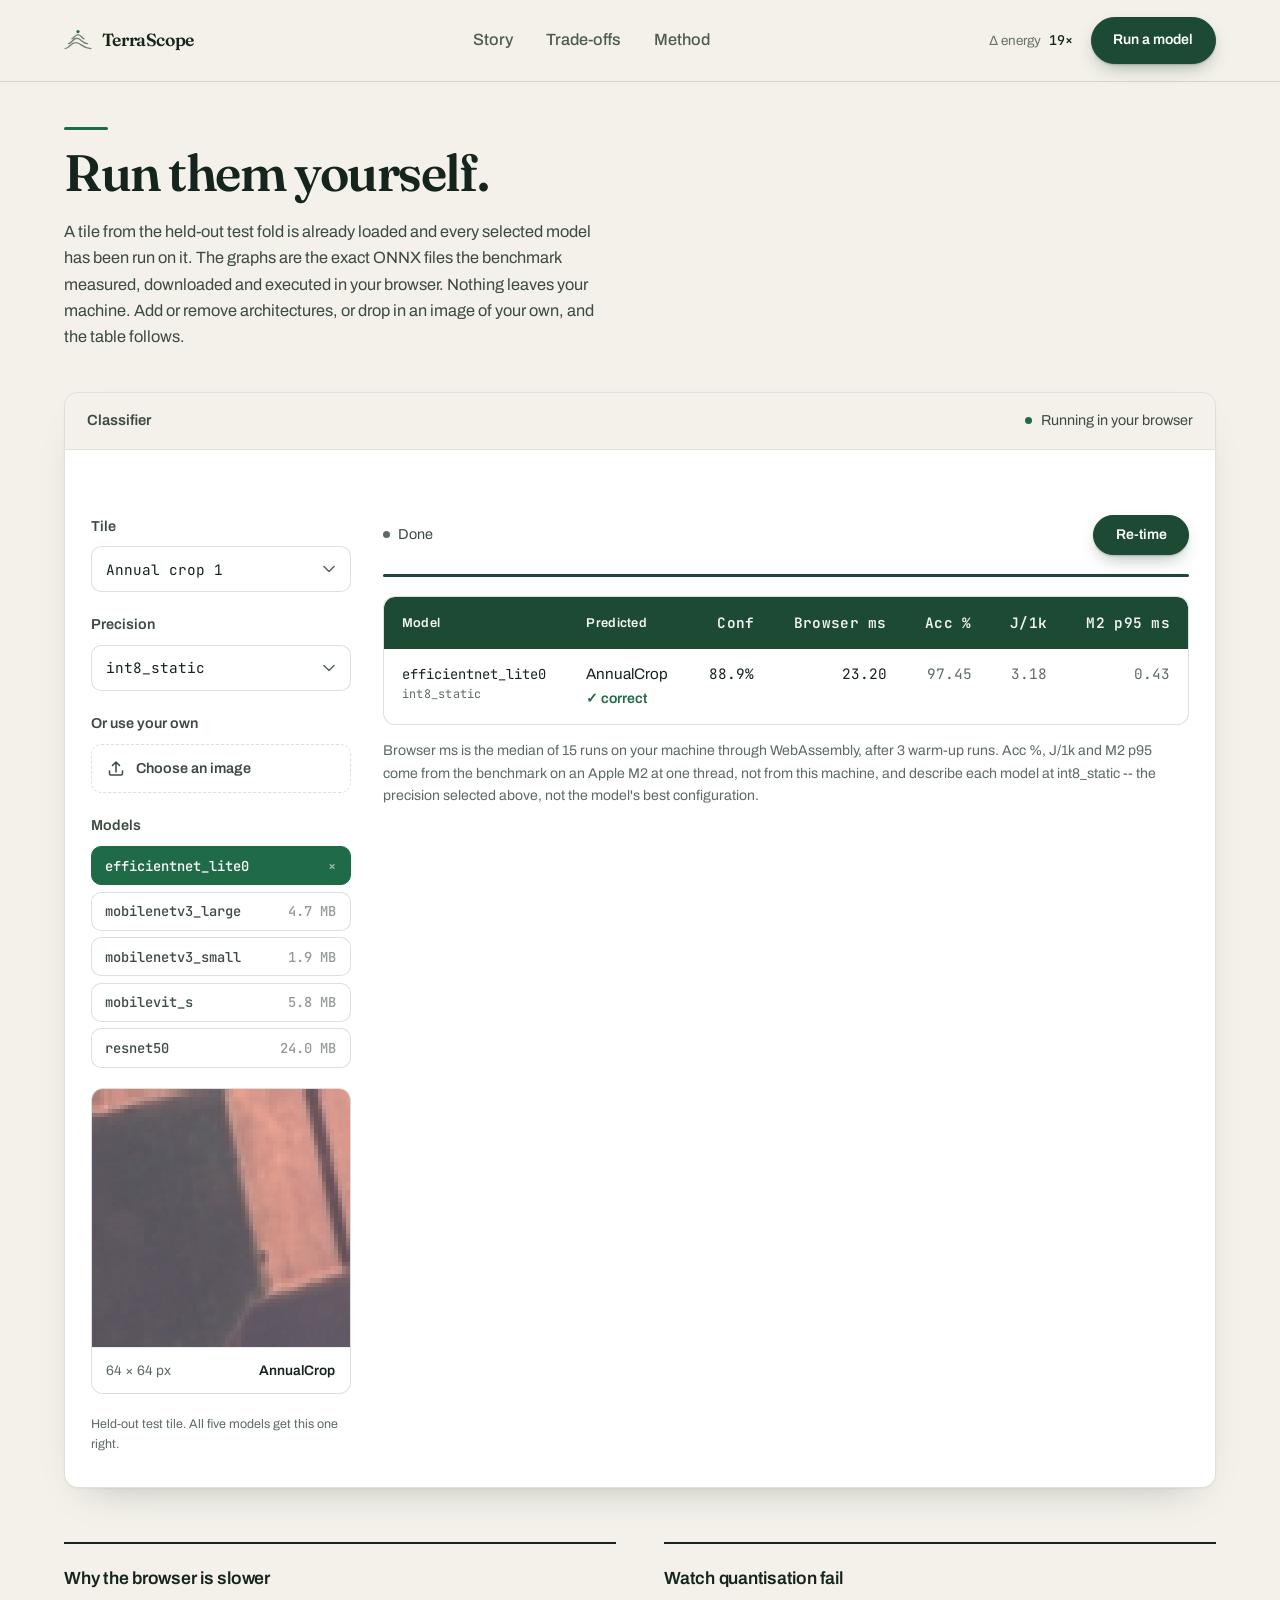
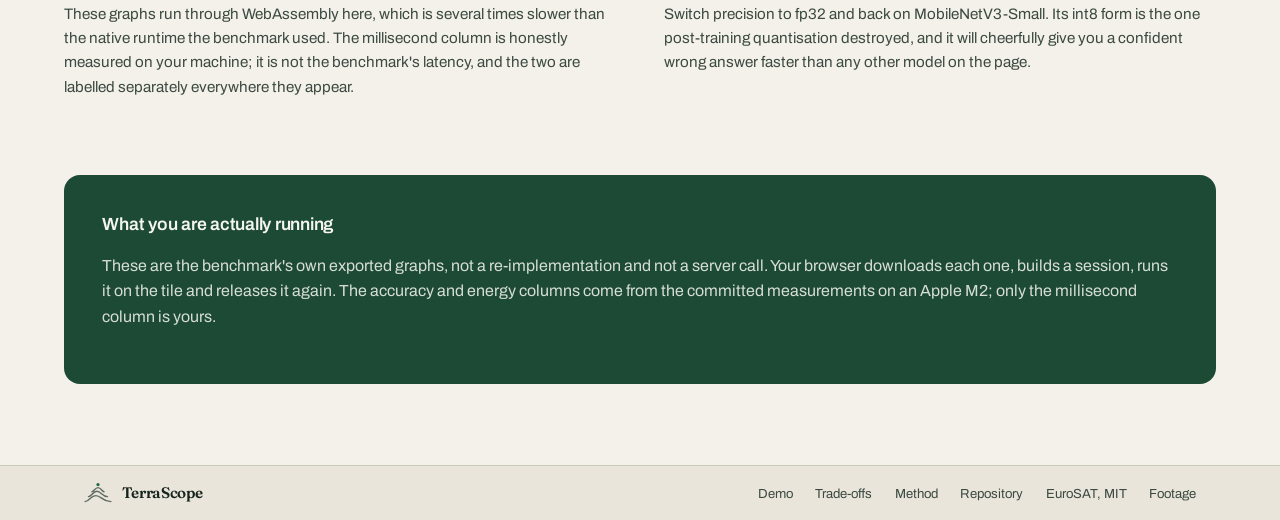
<file: web/demo.html>
<!doctype html>
<html lang="en">
<head>
<meta charset="utf-8">
<meta name="viewport" content="width=device-width, initial-scale=1">
<title>TerraScope — run the models</title>
<meta name="description" content="Run the benchmark's own ONNX graphs in your browser on tiles from the held-out test fold.">
<link rel="stylesheet" href="assets/site.css">
<style>
  /* minmax(0,1fr), not 1fr: a `1fr` track takes its minimum from the
     content, and the widest thing in this one is the results table. That
     stretched the whole grid — and with it the controls column and the page —
     to the table's natural width instead of letting .tscroll scroll. */
  .layout{display:grid;grid-template-columns:minmax(200px,260px) minmax(0,1fr);
    gap:2rem;margin-top:clamp(28px,4vh,44px)}
  @media(max-width:820px){.layout{grid-template-columns:minmax(0,1fr)}}
  .controls{display:flex;flex-direction:column;gap:1.3rem}
  .runbar{display:flex;align-items:center;justify-content:space-between;gap:1rem;
    flex-wrap:wrap;margin-bottom:1.2rem}
  .status{font-size:.9rem;color:var(--ink-soft)}
  .status.busy{color:var(--brand)}
  /* Deep green rather than the neutral rule grey: the rail belongs to the
     run, and at this depth it reads as part of the lab panel instead of a
     stray hairline above the table. The fill is the pale green, so the
     distance travelled is legible against the track it travels on. */
  .bar{height:3px;background:var(--bottle);border-radius:99px;margin-top:.55rem;
    overflow:hidden}
  .bar i{display:block;height:100%;width:100%;background:var(--moss);
    transform:scaleX(0);transform-origin:left;transition:transform .3s ease}

  /* One green on the page that carries information. */
  .verdict.hit::before{content:"\2713\00a0"}
  table.data tbody tr{transition:background .18s ease}
  table.data tbody tr:hover{background:rgba(21,36,28,.03)}
</style>
</head>
<body class="lit">

<nav class="nav" id="nav">
  <a class="brand" href="index.html">
    <svg class="mark" viewBox="0 0 26 20" aria-hidden="true">
      <path d="M1 18C5 18 6 12.4 11 12.4S17.2 18 25 18"/>
      <path d="M4.2 13.4C7 13.4 8.2 8.4 12 8.4S17 13.4 21.8 13.4"/>
      <path d="M7.4 8.8C9.2 8.8 10.2 5 13 5S16.8 8.8 18.6 8.8"/>
      <circle class="pin" cx="13" cy="2.2" r="1.5"/>
    </svg>
    <span>TerraScope</span>
  </a>
  <div class="nav-links" id="navlinks">
    <span class="nav-pill" id="navpill"></span>
    <a href="index.html">Story</a>
    <a href="trade-offs.html">Trade-offs</a>
    <a href="method.html">Method</a>
  </div>
  <div class="nav-right">
    <span class="readout" title="Energy spread between configurations of statistically equal accuracy">
      <em>&#916; energy</em><b id="nav-fig">&#8212;</b>
    </span>
    <a class="btn btn-primary" href="demo.html">Run a model</a>
  </div>
  <i class="nav-prog" id="navprog"></i>
</nav>

<main class="page">
  <section class="lab" style="padding-bottom:0">
    <div class="wrap wide">
      <h1 class="display opens" style="font-size:clamp(2rem,4.4vw,3.2rem)">Run them yourself.</h1>
      <p class="lede">A tile from the held-out test fold is already loaded and
        every selected model has been run on it. The graphs are the exact ONNX
        files the benchmark measured, downloaded and executed in your browser.
        Nothing leaves your machine. Add or remove architectures, or drop in
        an image of your own, and the table follows.</p>
    </div>
  </section>

  <section class="lab" style="padding-top:var(--flow-m)">
    <div class="wrap wide">
      <div class="console">
        <div class="console-bar">
          <span class="label">Classifier</span>
          <span class="live" id="live">Running in your browser</span>
        </div>
        <div class="console-pad">
          <div class="layout">
            <div class="controls">
              <div class="field">
                <label for="tile">Tile</label>
                <div class="pick"><select id="tile"></select>
                  <svg viewBox="0 0 12 8" aria-hidden="true"><path d="M1 1.5 6 6.5 11 1.5"/></svg>
                </div>
              </div>
              <div class="field">
                <label for="precision">Precision</label>
                <div class="pick"><select id="precision">
                  <option value="int8_static">int8_static</option>
                  <option value="fp32">fp32</option>
                </select>
                  <svg viewBox="0 0 12 8" aria-hidden="true"><path d="M1 1.5 6 6.5 11 1.5"/></svg>
                </div>
              </div>
              <div class="field">
                <label for="upload">Or use your own</label>
                <label class="drop" for="upload">
                  <svg viewBox="0 0 20 20" aria-hidden="true">
                    <path d="M10 14V4m0 0L6.5 7.5M10 4l3.5 3.5"/>
                    <path d="M3.5 13v2.5A1.5 1.5 0 0 0 5 17h10a1.5 1.5 0 0 0 1.5-1.5V13"/>
                  </svg>
                  <span>Choose an image</span>
                  <input type="file" id="upload" accept="image/*">
                </label>
                <button class="linkish" id="clearup" hidden>Back to a benchmark tile</button>
              </div>
              <div class="field">
                <label>Models <span class="count" id="chipcount"></span></label>
                <div class="chips" id="chips"></div>
              </div>
              <div id="tilebox"></div>
              <p class="note" id="tilenote" style="margin:0;font-size:.78rem"></p>
            </div>

            <div>
              <div class="runbar">
                <span class="status" id="status">Idle</span>
                <button class="btn btn-primary" id="rerun">Re-time</button>
              </div>
              <div class="bar"><i id="progress"></i></div>
              <div id="results" style="margin-top:1.2rem">
                <div class="empty">Select at least one model.</div>
              </div>
              <p class="note" id="caption"></p>
            </div>
          </div>
        </div>
      </div>

      <div class="cards" style="margin-top:clamp(44px,6vh,72px)">
        <div class="card"><h3 class="h3">Why the browser is slower</h3>
          <p>These graphs run through WebAssembly here, which is several times
             slower than the native runtime the benchmark used. The millisecond
             column is honestly measured on your machine; it is not the
             benchmark's latency, and the two are labelled separately
             everywhere they appear.</p></div>
        <div class="card"><h3 class="h3">Watch quantisation fail</h3>
          <p>Switch precision to fp32 and back on MobileNetV3-Small. Its int8
             form is the one post-training quantisation destroyed, and it will
             cheerfully give you a confident wrong answer faster than any other
             model on the page.</p></div>
      </div>
    </div>
  </section>
  <section style="padding-top:0">
    <div class="wrap wide">
      <div class="band">
        <h3 class="h3">What you are actually running</h3>
        <p>These are the benchmark's own exported graphs, not a re-implementation
          and not a server call. Your browser downloads each one, builds a
          session, runs it on the tile and releases it again. The accuracy and
          energy columns come from the committed measurements on an Apple M2;
          only the millisecond column is yours.</p>
      </div>
    </div>
  </section>
</main>

<footer>
  <div class="wrap">
    <div class="foot">
      <a class="brand" href="index.html">
        <svg class="mark" viewBox="0 0 26 20" aria-hidden="true">
          <path d="M1 18C5 18 6 12.4 11 12.4S17.2 18 25 18"/>
          <path d="M4.2 13.4C7 13.4 8.2 8.4 12 8.4S17 13.4 21.8 13.4"/>
          <path d="M7.4 8.8C9.2 8.8 10.2 5 13 5S16.8 8.8 18.6 8.8"/>
          <circle class="pin" cx="13" cy="2.2" r="1.5"/>
        </svg>
        <span>TerraScope</span>
      </a>
      <nav class="flinks">
        <a href="demo.html">Demo</a>
        <a href="trade-offs.html">Trade-offs</a>
        <a href="method.html">Method</a>
        <a href="https://github.com/eklavya072/TerraScope-GeoSpatial-AI">Repository</a>
        <a href="https://github.com/phelber/eurosat">EuroSAT, MIT</a>
        <a href="https://www.pexels.com/video/aerial-view-of-tropical-waterfall-in-lush-jungle-37277807/">Footage</a>
      </nav>
    </div>
  </div>
</footer>

<!-- Pinned to 1.18.0, and to the wasm-only bundle, for one reason: 1.18.0 is
     the last release that ships a NON-THREADED WebAssembly binary
     (ort-wasm-simd.wasm). From 1.18.1 onward only *-threaded.wasm exists, and
     a threaded module asks for shared memory with a large maximum even when
     numThreads is 1. Browsers that decline that allocation -- Safari, and any
     context that is not cross-origin isolated -- fail every model with
     "no available backend found. ERR: [wasm] RangeError: Out of memory",
     regardless of how small the model is.

     1.18.0 was verified against 1.19.2 on all five graphs: identical
     predictions and identical confidences, so this costs nothing. -->
<!-- Served from this origin, not a CDN. onnxruntime-web and its WebAssembly
     binaries used to load from jsdelivr, which fails closed: plenty of
     government and corporate networks block public CDNs outright, and when the
     script did not arrive `ort` was simply undefined and the demo stopped with
     no explanation. A benchmark aimed at ministry hardware should not assume
     the ministry's network can reach a CDN. Vendored files also cannot drift:
     the version below is the one these numbers were produced with. -->
<script src="vendor/ort/ort.wasm.min.js"></script>
<script>
  /* Configured before any session exists: once the runtime has initialised
     its environment these are ignored. Single-threaded because the page is
     not cross-origin isolated (no SharedArrayBuffer), and because the
     benchmark itself reports single-thread numbers. */
  if (window.ort && ort.env && ort.env.wasm) {
    ort.env.wasm.wasmPaths = 'vendor/ort/';
    ort.env.wasm.numThreads = 1;
    ort.env.wasm.simd = true;
    ort.env.wasm.proxy = false;
  } else {
    /* The runtime did not load. Say so where the results would have been,
       rather than leaving a dead button: a blank panel reads as a broken
       page, and the visitor has no way to tell that inference was never
       attempted. */
    document.addEventListener('DOMContentLoaded', function () {
      var box = document.getElementById('results');
      if (box) {
        box.innerHTML = '<div class="empty">The inference runtime did not ' +
          'load, so nothing can be timed on this page. Every measured figure ' +
          'in the tables and on the other pages is unaffected \u2014 those ' +
          'come from the committed benchmark, not from your browser.</div>';
      }
      var b = document.getElementById('rerun');
      if (b) { b.disabled = true; }
    });
  }
</script>
<script src="assets/site.js"></script>
<script src="assets/demo.js"></script>
</body>
</html>
</file>
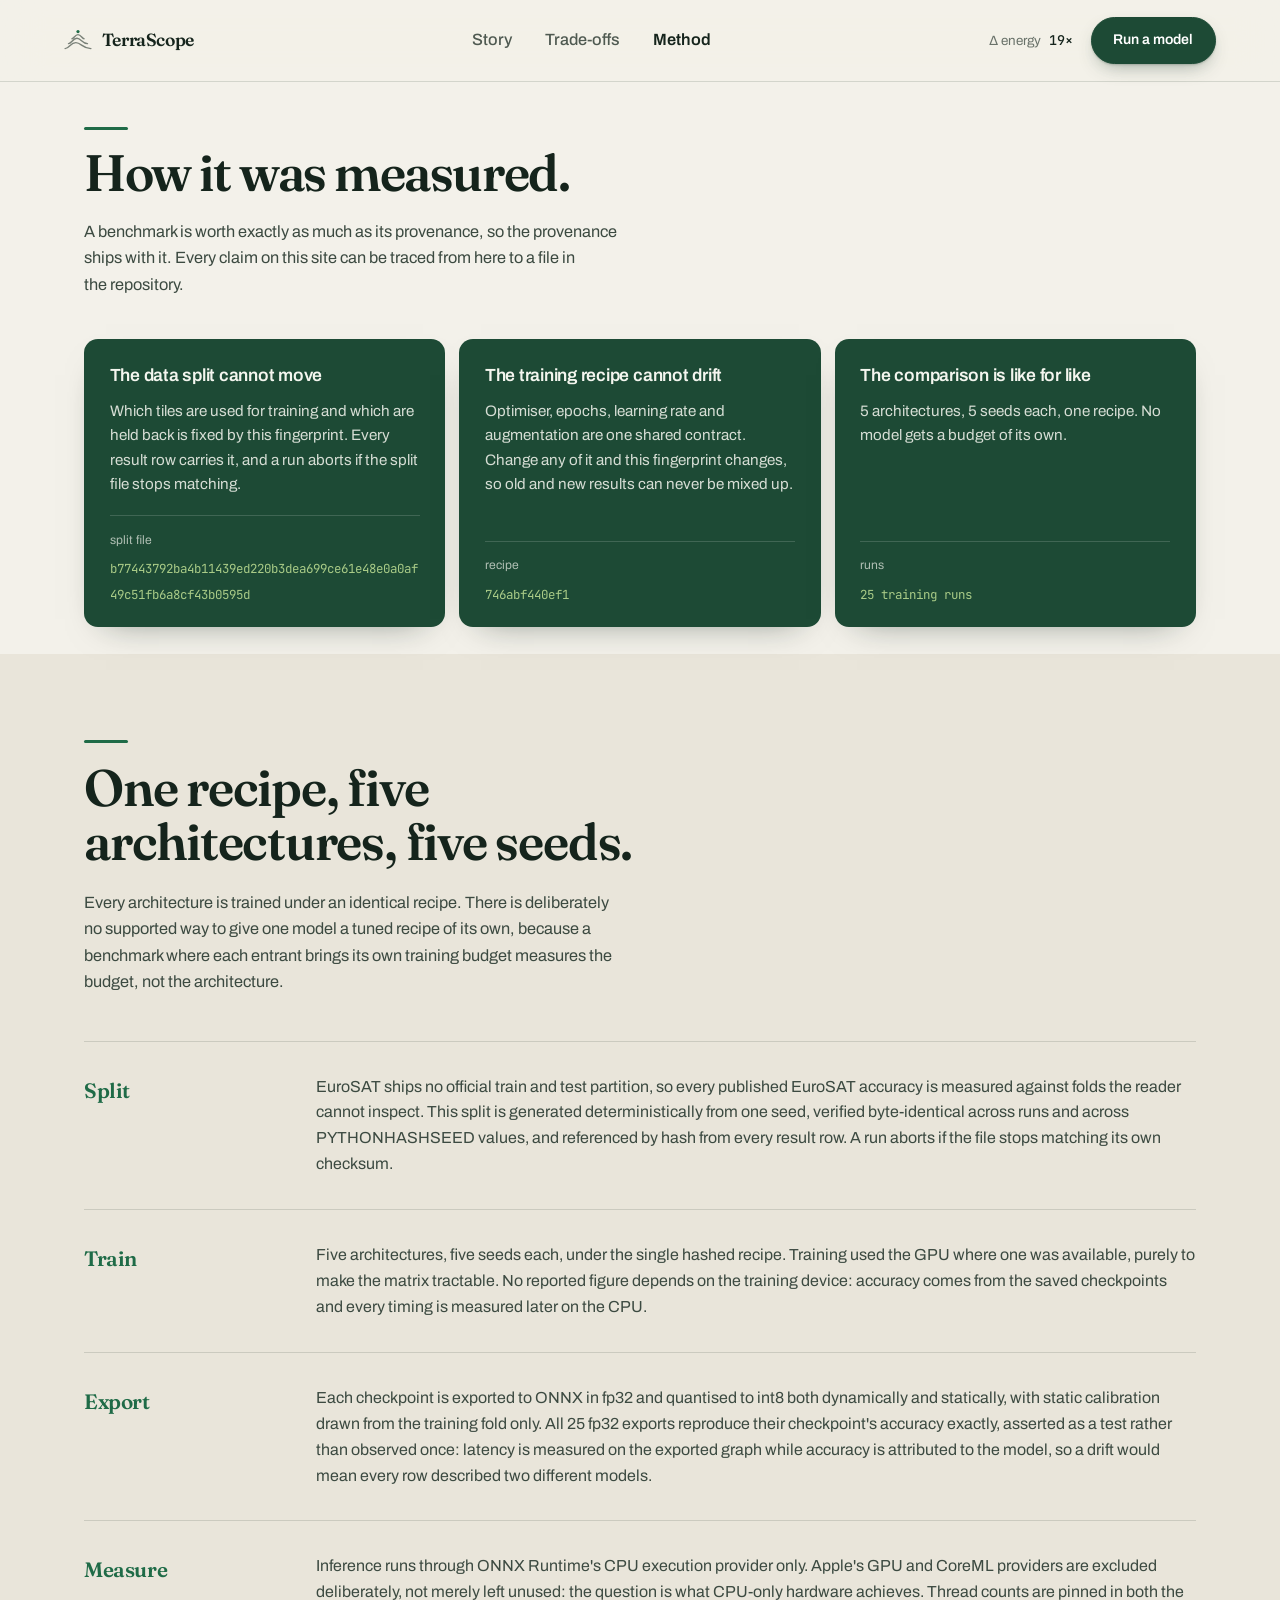
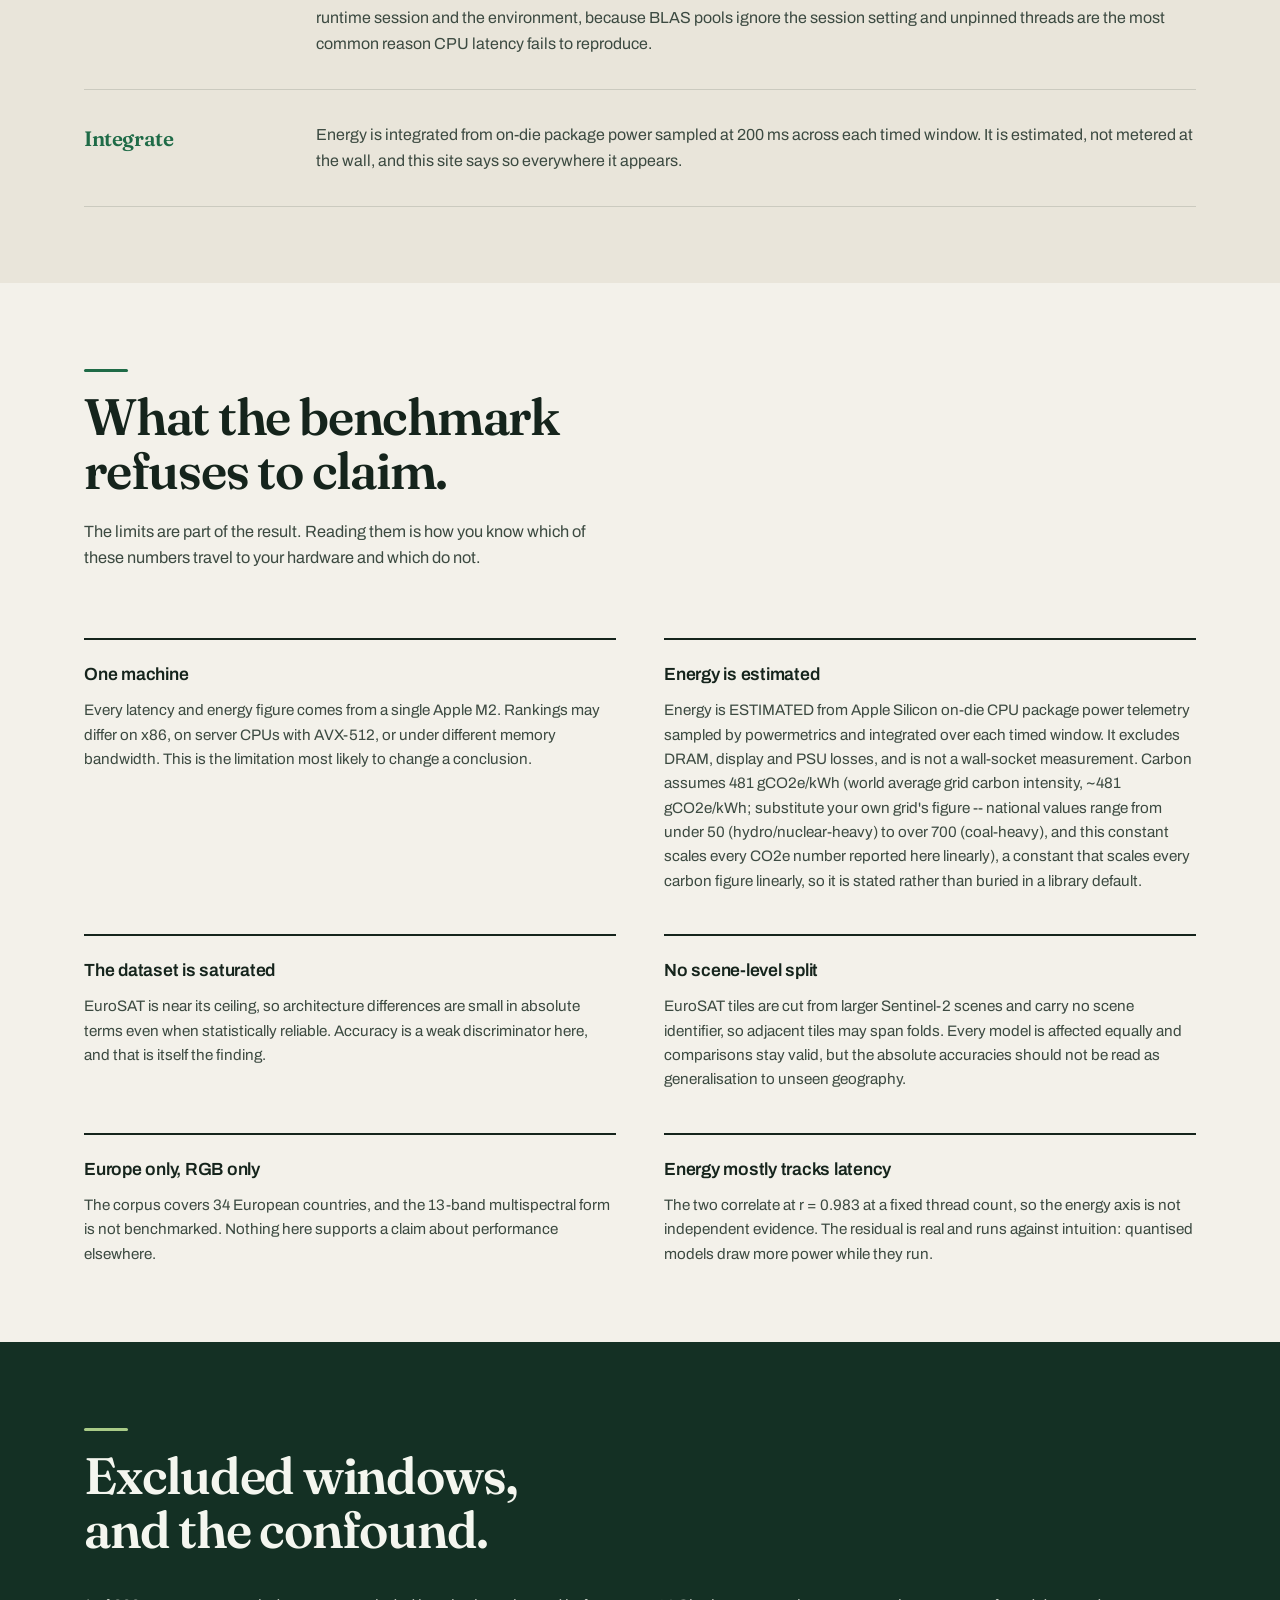
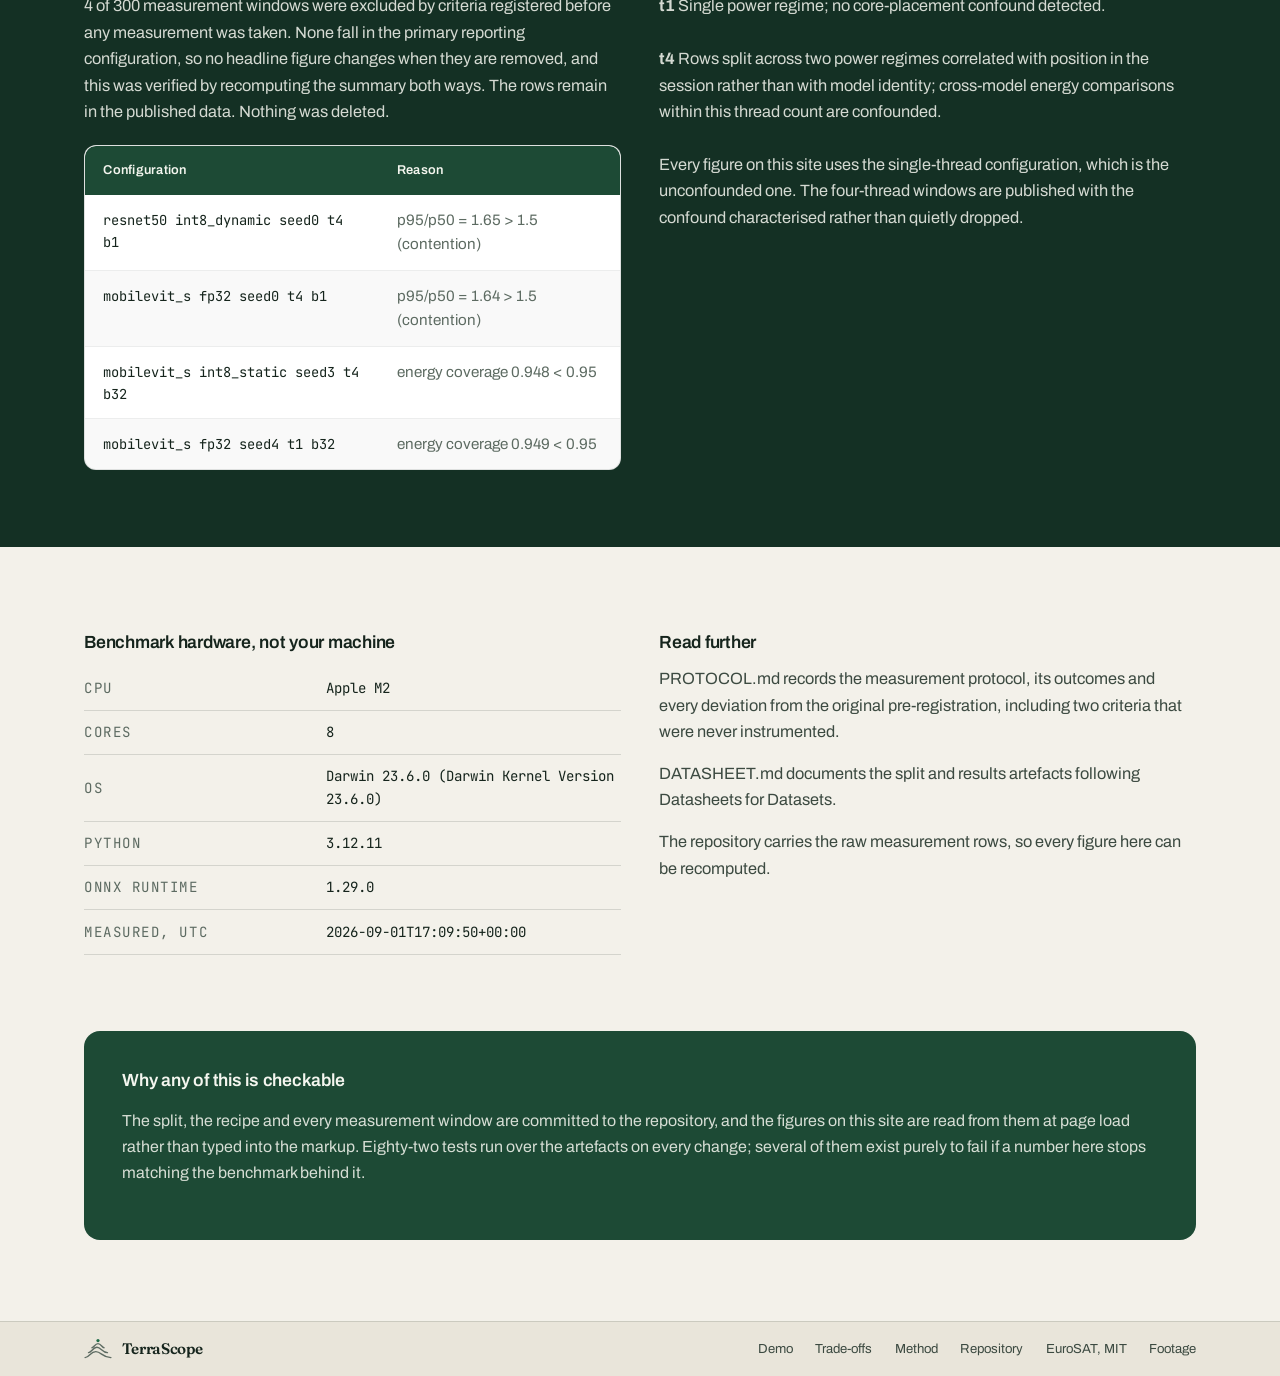
<file: web/method.html>
<!doctype html>
<html lang="en">
<head>
<meta charset="utf-8">
<meta name="viewport" content="width=device-width, initial-scale=1">
<title>TerraScope — method</title>
<meta name="description" content="How the benchmark was run, what it measured, and what it refuses to claim.">
<link rel="stylesheet" href="assets/site.css">
<style>
  .hashes{font-family:var(--mono);font-size:.84rem;line-height:2;color:var(--ink-soft);
    border:1px solid var(--rule);padding:1.15rem 1.3rem;overflow-x:auto;
    margin-top:clamp(28px,4vh,44px)}
  .hashes .k{color:var(--ink-faint);text-transform:uppercase;letter-spacing:.12em;
    display:inline-block;min-width:11rem}
  .hashes .v{color:var(--ink)}
  .stages{counter-reset:stage;margin-top:clamp(36px,5vh,58px);
    border-top:1px solid var(--rule)}
  .stage-row{display:grid;grid-template-columns:minmax(140px,200px) 1fr;gap:2rem;
    padding:2rem 0;border-bottom:1px solid var(--rule)}
  @media(max-width:760px){.stage-row{grid-template-columns:1fr;gap:.6rem}}
  .stage-row h3{margin:0;font-family:var(--serif);font-size:1.3rem;font-weight:600;
    color:var(--brand);letter-spacing:-.02em}
  .stage-row p{margin:0;color:var(--ink-soft);font-size:1rem;line-height:1.62}
  table.env{width:100%;border-collapse:collapse;font-family:var(--mono);font-size:.88rem}
  table.env td{padding:.65rem 0;border-bottom:1px solid var(--rule);color:var(--ink)}
  table.env td:first-child{color:var(--ink-faint);text-transform:uppercase;
    letter-spacing:.11em;width:45%}
  .two{display:grid;grid-template-columns:1fr 1fr;gap:2.4rem}
  @media(max-width:820px){.two{grid-template-columns:1fr}}
</style>
</head>
<body class="lit">

<nav class="nav" id="nav">
  <a class="brand" href="index.html">
    <svg class="mark" viewBox="0 0 26 20" aria-hidden="true">
      <path d="M1 18C5 18 6 12.4 11 12.4S17.2 18 25 18"/>
      <path d="M4.2 13.4C7 13.4 8.2 8.4 12 8.4S17 13.4 21.8 13.4"/>
      <path d="M7.4 8.8C9.2 8.8 10.2 5 13 5S16.8 8.8 18.6 8.8"/>
      <circle class="pin" cx="13" cy="2.2" r="1.5"/>
    </svg>
    <span>TerraScope</span>
  </a>
  <div class="nav-links" id="navlinks">
    <span class="nav-pill" id="navpill"></span>
    <a href="index.html">Story</a>
    <a href="trade-offs.html">Trade-offs</a>
    <a href="method.html">Method</a>
  </div>
  <div class="nav-right">
    <span class="readout" title="Energy spread between configurations of statistically equal accuracy">
      <em>&#916; energy</em><b id="nav-fig">&#8212;</b>
    </span>
    <a class="btn btn-primary" href="demo.html">Run a model</a>
  </div>
  <i class="nav-prog" id="navprog"></i>
</nav>

<main class="page">
  <section style="padding-bottom:clamp(24px,3vh,40px)">
    <div class="wrap">
      <h1 class="display opens" style="font-size:clamp(2rem,4.4vw,3.2rem)">How it was measured.</h1>
      <p class="lede">A benchmark is worth exactly as much as its provenance,
        so the provenance ships with it. Every claim on this site can be traced
        from here to a file in the repository.</p>
      <!-- The raw hashes meant nothing to a reader who had not been told what
           they are for. Each one now says what it guarantees, in a sentence,
           with the fingerprint underneath as evidence rather than as the
           headline. -->
      <div class="provenance" id="hashes"></div>
    </div>
  </section>

  <section class="warm">
    <div class="wrap">
      <h2 class="h reveal opens">One recipe, five architectures, five seeds.</h2>
      <p class="lede rise">Every architecture is trained under an identical
        recipe. There is deliberately no supported way to give one model a
        tuned recipe of its own, because a benchmark where each entrant brings
        its own training budget measures the budget, not the architecture.</p>
      <div class="stages">
        <div class="stage-row rise"><h3>Split</h3>
          <p>EuroSAT ships no official train and test partition, so every
             published EuroSAT accuracy is measured against folds the reader
             cannot inspect. This split is generated deterministically from one
             seed, verified byte-identical across runs and across
             PYTHONHASHSEED values, and referenced by hash from every result
             row. A run aborts if the file stops matching its own checksum.</p></div>
        <div class="stage-row rise"><h3>Train</h3>
          <p>Five architectures, five seeds each, under the single hashed
             recipe. Training used the GPU where one was available, purely to
             make the matrix tractable. No reported figure depends on the
             training device: accuracy comes from the saved checkpoints and
             every timing is measured later on the CPU.</p></div>
        <div class="stage-row rise"><h3>Export</h3>
          <p>Each checkpoint is exported to ONNX in fp32 and quantised to int8
             both dynamically and statically, with static calibration drawn
             from the training fold only. All 25 fp32 exports reproduce their
             checkpoint's accuracy exactly, asserted as a test rather than
             observed once: latency is measured on the exported graph while
             accuracy is attributed to the model, so a drift would mean every
             row described two different models.</p></div>
        <div class="stage-row rise"><h3>Measure</h3>
          <p>Inference runs through ONNX Runtime's CPU execution provider only.
             Apple's GPU and CoreML providers are excluded deliberately, not
             merely left unused: the question is what CPU-only hardware
             achieves. Thread counts are pinned in both the runtime session and
             the environment, because BLAS pools ignore the session setting and
             unpinned threads are the most common reason CPU latency fails to
             reproduce.</p></div>
        <div class="stage-row rise"><h3>Integrate</h3>
          <p>Energy is integrated from on-die package power sampled at 200 ms
             across each timed window. It is estimated, not metered at the
             wall, and this site says so everywhere it appears.</p></div>
      </div>
    </div>
  </section>

  <section>
    <div class="wrap">
      <h2 class="h reveal opens">What the benchmark refuses to claim.</h2>
      <p class="lede rise">The limits are part of the result. Reading them is
        how you know which of these numbers travel to your hardware and which
        do not.</p>
      <div class="cards" id="limits"></div>
    </div>
  </section>

  <section class="dark">
    <div class="wrap">
      <h2 class="h reveal opens">Excluded windows, and the confound.</h2>
      <div class="two" style="margin-top:clamp(30px,4vh,50px)">
        <div><p class="lede" id="exclusions">Four of 300 measurement windows were
            excluded by criteria registered before any measurement was taken.
            None falls in the primary reporting configuration, so no headline
            figure changes when they are removed. The rows remain in the
            published data.</p>
          <div class="tscroll" style="margin-top:1.2rem">
            <table class="data" id="extable"></table></div></div>
        <div><p class="lede" id="confound"></p></div>
      </div>
    </div>
  </section>

  <section>
    <div class="wrap">
      <div class="two">
        <div><h3 class="h3">Benchmark hardware, not your machine</h3>
          <table class="env" id="env"></table></div>
        <div><h3 class="h3">Read further</h3>
          <p class="lede"><a class="mark" href="https://github.com/eklavya072/TerraScope-GeoSpatial-AI/blob/master/PROTOCOL.md">PROTOCOL.md</a>
            records the measurement protocol, its outcomes and every deviation
            from the original pre-registration, including two criteria that
            were never instrumented.</p>
          <p class="lede"><a class="mark" href="https://github.com/eklavya072/TerraScope-GeoSpatial-AI/blob/master/DATASHEET.md">DATASHEET.md</a>
            documents the split and results artefacts following Datasheets for
            Datasets.</p>
          <p class="lede"><a class="mark" href="https://github.com/eklavya072/TerraScope-GeoSpatial-AI">The repository</a>
            carries the raw measurement rows, so every figure here can be
            recomputed.</p></div>
      </div>
    </div>
  </section>
  <section style="padding-top:0">
    <div class="wrap">
      <div class="band">
        <h3 class="h3">Why any of this is checkable</h3>
        <p>The split, the recipe and every measurement window are committed to
          the repository, and the figures on this site are read from them at
          page load rather than typed into the markup. Eighty-two tests run
          over the artefacts on every change; several of them exist purely to
          fail if a number here stops matching the benchmark behind it.</p>
      </div>
    </div>
  </section>
</main>

<footer>
  <div class="wrap">
    <div class="foot">
      <a class="brand" href="index.html">
        <svg class="mark" viewBox="0 0 26 20" aria-hidden="true">
          <path d="M1 18C5 18 6 12.4 11 12.4S17.2 18 25 18"/>
          <path d="M4.2 13.4C7 13.4 8.2 8.4 12 8.4S17 13.4 21.8 13.4"/>
          <path d="M7.4 8.8C9.2 8.8 10.2 5 13 5S16.8 8.8 18.6 8.8"/>
          <circle class="pin" cx="13" cy="2.2" r="1.5"/>
        </svg>
        <span>TerraScope</span>
      </a>
      <nav class="flinks">
        <a href="demo.html">Demo</a>
        <a href="trade-offs.html">Trade-offs</a>
        <a href="method.html">Method</a>
        <a href="https://github.com/eklavya072/TerraScope-GeoSpatial-AI">Repository</a>
        <a href="https://github.com/phelber/eurosat">EuroSAT, MIT</a>
        <a href="https://www.pexels.com/video/aerial-view-of-tropical-waterfall-in-lush-jungle-37277807/">Footage</a>
      </nav>
    </div>
  </div>
</footer>

<script src="assets/site.js"></script>
<script src="assets/method.js"></script>
</body>
</html>
</file>
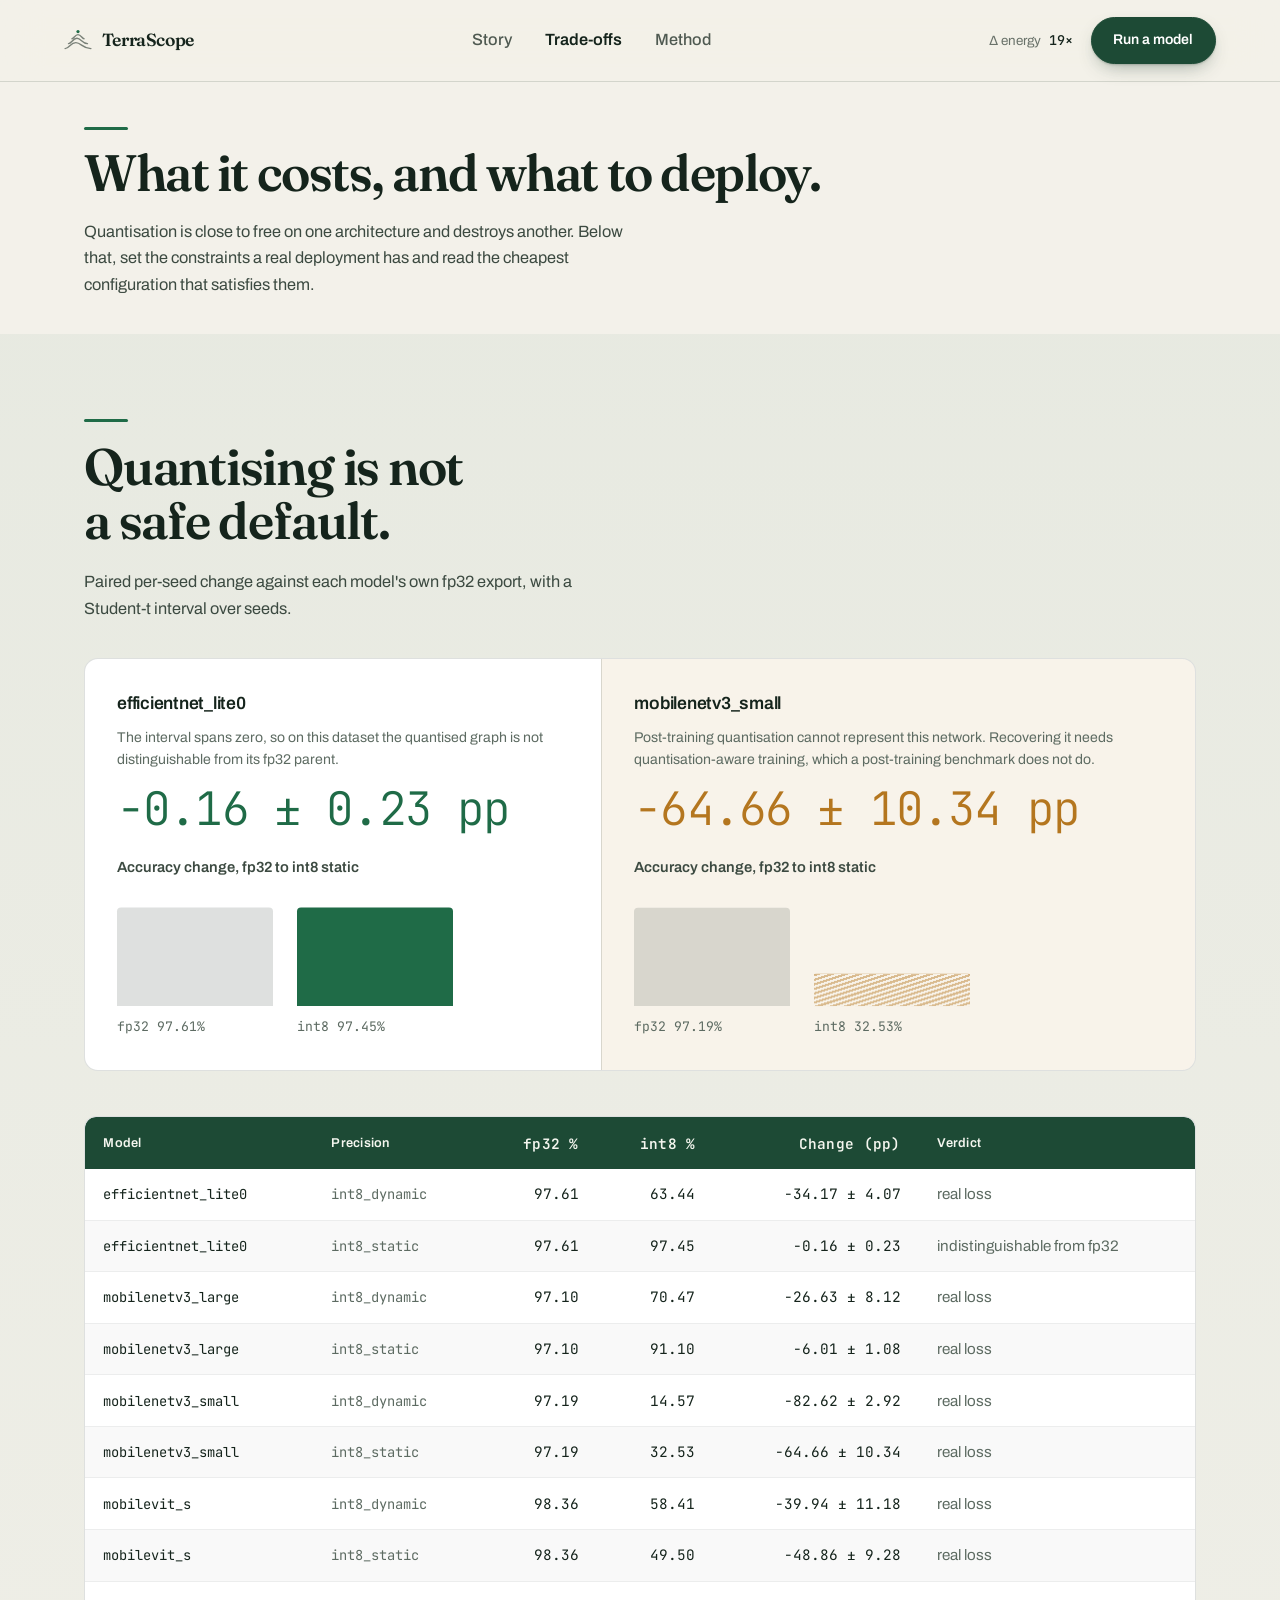
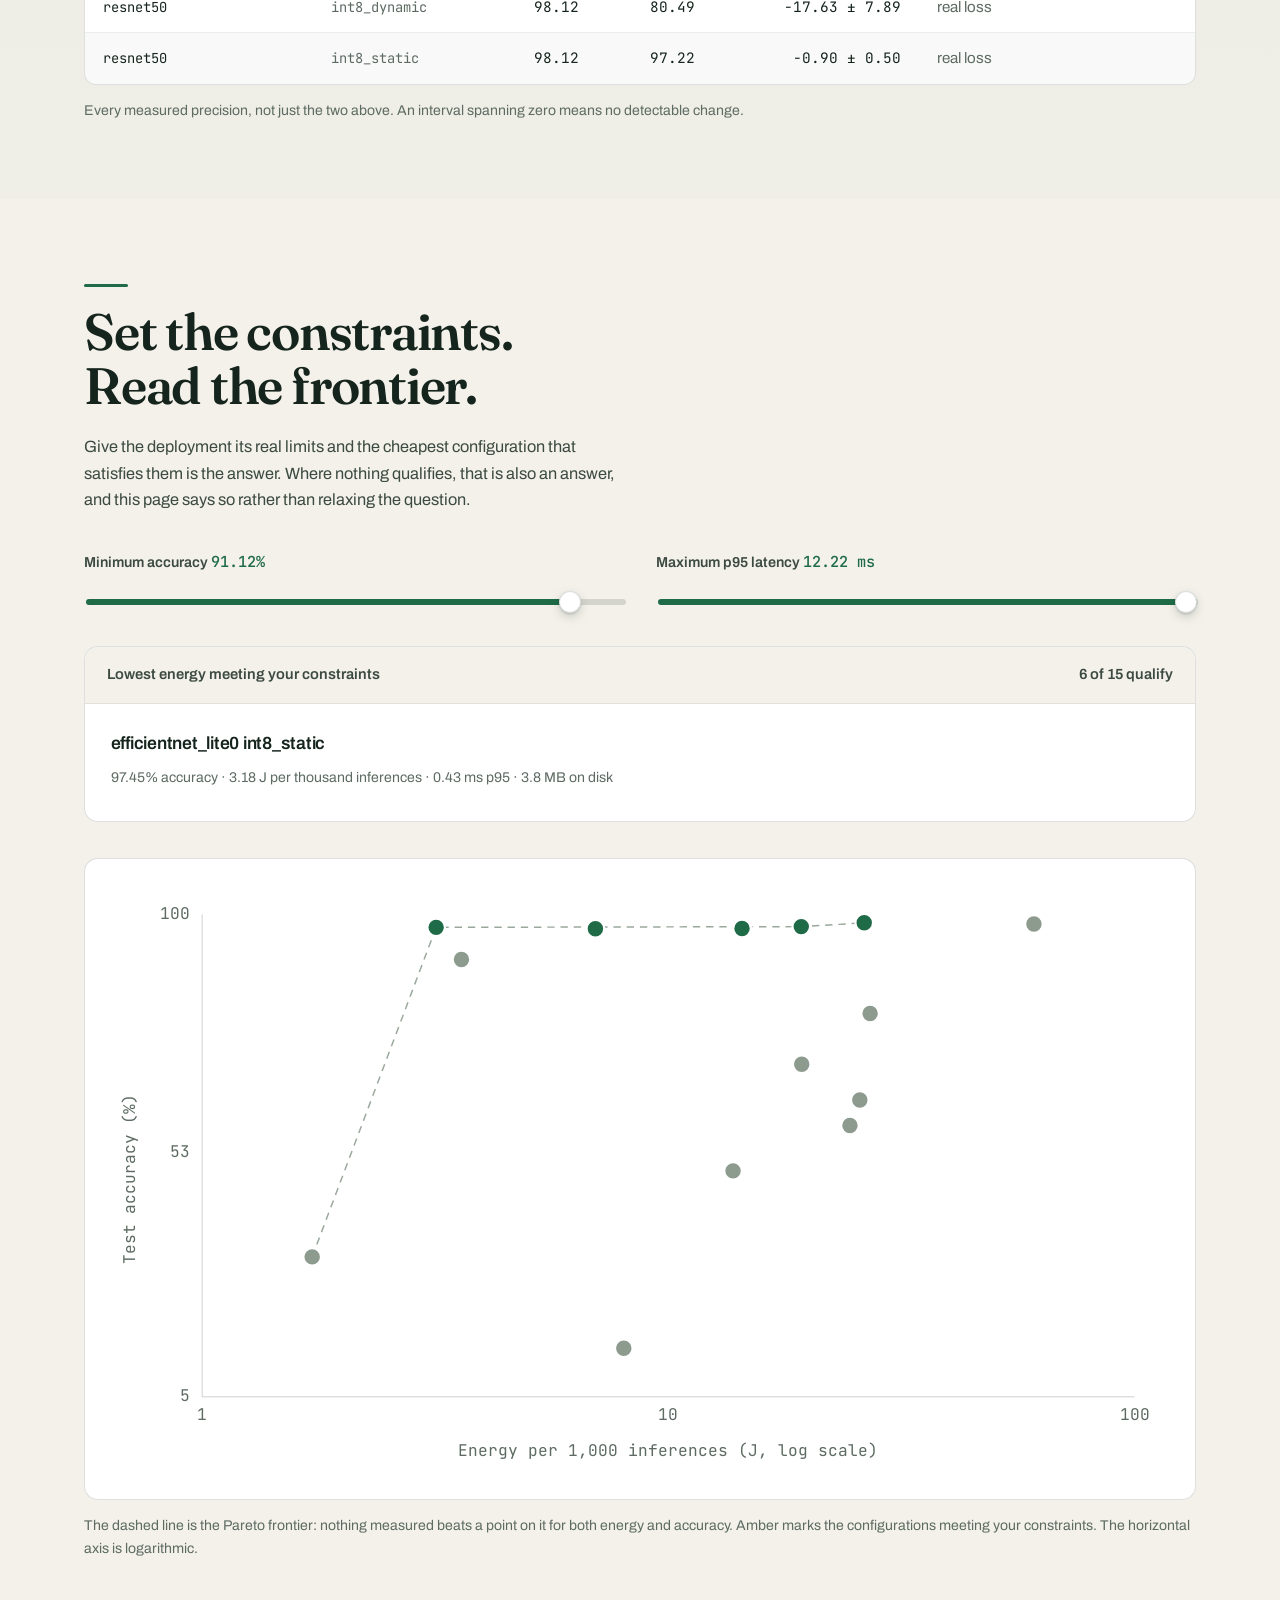
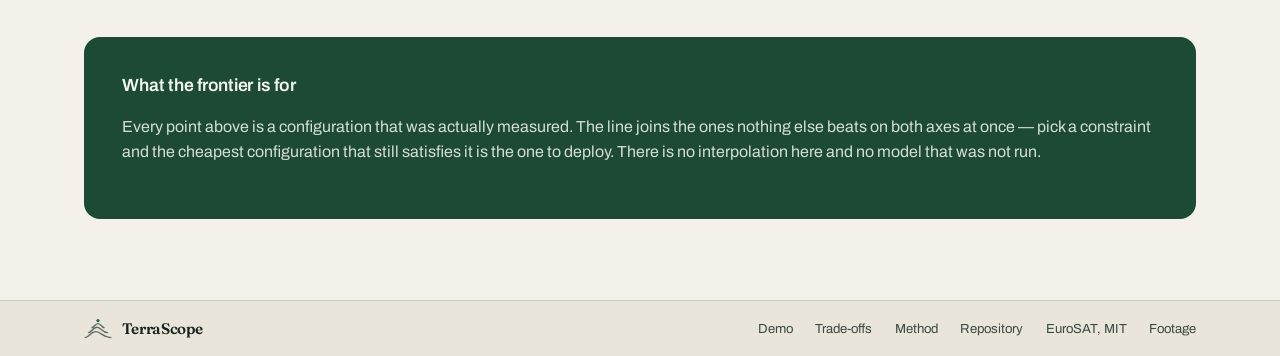
<file: web/trade-offs.html>
<!doctype html>
<html lang="en">
<head>
<meta charset="utf-8">
<meta name="viewport" content="width=device-width, initial-scale=1">
<title>TerraScope — trade-offs</title>
<meta name="description" content="What quantisation costs, and which configuration to deploy under real constraints.">
<link rel="stylesheet" href="assets/site.css">
<style>
  .sliders{display:grid;grid-template-columns:1fr 1fr;gap:2rem;margin-bottom:1.6rem}
  @media(max-width:760px){.sliders{grid-template-columns:1fr}}
  input[type=range]{width:100%;accent-color:var(--brand);background:transparent}
  .rv{font-family:var(--mono);font-size:.95rem;font-weight:500;color:var(--brand)}
  .verdictcard{border:1px solid var(--rule);background:var(--surface);border-radius:14px}
  .frontier{width:100%;height:auto;display:block}
  .frontier .dot{fill:#8d9b8f;stroke:var(--surface);stroke-width:1.5;
    transition:fill .18s ease,r .18s ease}
  .frontier .dot.meets{fill:var(--brand)}
  /* A point names itself on hover. The halo is an invisible larger target so
     the label does not require pixel-accurate pointing. */
  .frontier .halo{fill:transparent}
  .frontier .pt{cursor:default}
  .frontier .tip{font-family:var(--sans);font-size:9px;fill:var(--ink);
    opacity:0;transition:opacity .14s ease;pointer-events:none;
    paint-order:stroke;stroke:var(--canvas);stroke-width:3px;stroke-linejoin:round}
  .frontier .pt:hover .tip{opacity:1}
  .frontier .pt:hover .dot{fill:var(--forest)}
  .frontier .pt:hover .dot.meets{fill:var(--brand-dark)}
  .frontier .line{fill:none;stroke:#9aa89c;stroke-width:1;stroke-dasharray:5 4}
  .frontier text{font-family:var(--mono);font-size:11px;fill:var(--ink-faint)}
  .frontier .axis{stroke:var(--rule);stroke-width:1}
</style>
</head>
<body class="lit">

<nav class="nav" id="nav">
  <a class="brand" href="index.html">
    <svg class="mark" viewBox="0 0 26 20" aria-hidden="true">
      <path d="M1 18C5 18 6 12.4 11 12.4S17.2 18 25 18"/>
      <path d="M4.2 13.4C7 13.4 8.2 8.4 12 8.4S17 13.4 21.8 13.4"/>
      <path d="M7.4 8.8C9.2 8.8 10.2 5 13 5S16.8 8.8 18.6 8.8"/>
      <circle class="pin" cx="13" cy="2.2" r="1.5"/>
    </svg>
    <span>TerraScope</span>
  </a>
  <div class="nav-links" id="navlinks">
    <span class="nav-pill" id="navpill"></span>
    <a href="index.html">Story</a>
    <a href="trade-offs.html">Trade-offs</a>
    <a href="method.html">Method</a>
  </div>
  <div class="nav-right">
    <span class="readout" title="Energy spread between configurations of statistically equal accuracy">
      <em>&#916; energy</em><b id="nav-fig">&#8212;</b>
    </span>
    <a class="btn btn-primary" href="demo.html">Run a model</a>
  </div>
  <i class="nav-prog" id="navprog"></i>
</nav>

<main class="page">
  <section style="padding-bottom:clamp(30px,4vh,50px)">
    <div class="wrap">
      <h1 class="display opens" style="font-size:clamp(2rem,4.4vw,3.2rem)">What it costs, and what to deploy.</h1>
      <p class="lede">Quantisation is close to free on one architecture and
        destroys another. Below that, set the constraints a real deployment
        has and read the cheapest configuration that satisfies them.</p>
    </div>
  </section>

  <section class="tint">
    <div class="wrap">
      <h2 class="h reveal opens">Quantising is not a safe default.</h2>
      <p class="lede rise">Paired per-seed change against each model's own fp32
        export, with a Student-t interval over seeds.</p>
      <div class="quant" id="quant" style="margin-top:clamp(32px,4vh,52px)"></div>
      <div class="tscroll" style="margin-top:clamp(36px,5vh,60px)">
        <table class="data" id="qtable"></table>
      </div>
      <p class="note">Every measured precision, not just the two above. An
        interval spanning zero means no detectable change.</p>
    </div>
  </section>

  <section>
    <div class="wrap">
      <h2 class="h reveal opens">Set the constraints. Read the frontier.</h2>
      <p class="lede rise">Give the deployment its real limits and the cheapest
        configuration that satisfies them is the answer. Where nothing
        qualifies, that is also an answer, and this page says so rather than
        relaxing the question.</p>

      <div class="sliders" style="margin-top:clamp(32px,4vh,52px)">
        <div class="field">
          <label for="acc">Minimum accuracy <span class="rv" id="accv"></span></label>
          <input type="range" id="acc">
        </div>
        <div class="field">
          <label for="lat">Maximum p95 latency <span class="rv" id="latv"></span></label>
          <input type="range" id="lat">
        </div>
      </div>

      <div class="verdictcard" id="verdict"></div>

      <div style="margin-top:clamp(32px,4vh,52px);border:1px solid var(--rule);border-radius:14px;padding:1.6rem;background:var(--surface)">
        <svg class="frontier" id="chart" viewBox="0 0 720 400"
             role="img" aria-label="Accuracy against energy for every measured configuration, with the Pareto frontier marked."></svg>
      </div>
      <p class="note">The dashed line is the Pareto frontier: nothing measured
        beats a point on it for both energy and accuracy. Amber marks the
        configurations meeting your constraints. The horizontal axis is
        logarithmic.</p>
    </div>
  </section>
  <section style="padding-top:0">
    <div class="wrap">
      <div class="band">
        <h3 class="h3">What the frontier is for</h3>
        <p>Every point above is a configuration that was actually measured. The
          line joins the ones nothing else beats on both axes at once — pick a
          constraint and the cheapest configuration that still satisfies it is
          the one to deploy. There is no interpolation here and no model that
          was not run.</p>
      </div>
    </div>
  </section>
</main>

<footer>
  <div class="wrap">
    <div class="foot">
      <a class="brand" href="index.html">
        <svg class="mark" viewBox="0 0 26 20" aria-hidden="true">
          <path d="M1 18C5 18 6 12.4 11 12.4S17.2 18 25 18"/>
          <path d="M4.2 13.4C7 13.4 8.2 8.4 12 8.4S17 13.4 21.8 13.4"/>
          <path d="M7.4 8.8C9.2 8.8 10.2 5 13 5S16.8 8.8 18.6 8.8"/>
          <circle class="pin" cx="13" cy="2.2" r="1.5"/>
        </svg>
        <span>TerraScope</span>
      </a>
      <nav class="flinks">
        <a href="demo.html">Demo</a>
        <a href="trade-offs.html">Trade-offs</a>
        <a href="method.html">Method</a>
        <a href="https://github.com/eklavya072/TerraScope-GeoSpatial-AI">Repository</a>
        <a href="https://github.com/phelber/eurosat">EuroSAT, MIT</a>
        <a href="https://www.pexels.com/video/aerial-view-of-tropical-waterfall-in-lush-jungle-37277807/">Footage</a>
      </nav>
    </div>
  </div>
</footer>

<script src="assets/site.js"></script>
<script src="assets/tradeoffs.js"></script>
</body>
</html>
</file>
<file: web/assets/site.css>
/* TerraScope, the site.
   =========================================================================
   The page is not one green field. It runs as bands, the way a printed
   report does: a dark cinematic hero, then cream and white for everything
   that has to be read, then deep forest again for the closing and the
   footer. Green is the brand, not the background.

   Display type is Fraunces, a serif with real weight and an optical axis —
   the editorial voice. Archivo carries the interface. JetBrains Mono is
   reserved for measured quantities, because every number here is one.
   ========================================================================= */

@import url('https://fonts.googleapis.com/css2?family=Archivo:wght@400;500;600;700&family=Fraunces:opsz,wght@9..144,400;9..144,500;9..144,600;9..144,700&family=JetBrains+Mono:wght@300;400;500&display=swap');

:root{
  /* light bands */
  --canvas:#f3f1ea;
  --canvas-warm:#e9e5da;
  --surface:#ffffff;
  --ink:#15241c;
  --ink-soft:#3c4a41;    /* body on cream: was #4c5c51, too light to read */
  --ink-faint:#5d6b62;   /* captions: was #7d8a80, under 4.5:1 on cream */
  --rule:rgba(21,36,28,.14);
  --rule-soft:rgba(21,36,28,.08);

  /* dark bands */
  --forest:#143024;
  --forest-deep:#0c1f18;
  --bone:#f4f6ef;
  --bone-soft:rgba(244,246,239,.86);
  --bone-faint:rgba(244,246,239,.68);
  --rule-dark:rgba(244,246,239,.16);

  /* brand */
  --brand:#1f6b47;
  --brand-dark:#144e33;
  --moss:#a9cb87;
  --gold:#eccd7d;
  /* A lighter bottle green for header bands: --forest reads as black at small
     sizes, which is what made the table headings look like a bar of ink. */
  --bottle:#1d4a35;
  /* One warm tone, reserved for the loss/warning state so that green never
     has to mean both "good" and "bad" on the same page. */
  --amber:#b4761f;
  --amber-wash:rgba(180,118,31,.09);

  --sans:'Archivo',-apple-system,BlinkMacSystemFont,sans-serif;
  --serif:'Fraunces','Iowan Old Style',Georgia,serif;
  --mono:'JetBrains Mono',ui-monospace,'SF Mono',Menlo,monospace;
  --gutter:clamp(20px,5vw,72px);
  /* One vertical rhythm for the whole site. Blocks were previously spaced by
     whatever each component happened to declare, which is why headings and
     the content under them sometimes read as one run-on column. */
  --flow-s:clamp(14px,1.7vh,22px);
  --flow-head:clamp(17px,2.3vh,29px);   /* under a display heading */
  --flow-m:clamp(34px,4.6vh,58px);
  --flow-l:clamp(56px,7.4vh,92px);
  --measure:1240px;
  --ease:cubic-bezier(.16,1,.3,1);

  /* what the nav writes on; each band sets its own */
  --nav-ink:var(--bone);
}
*{box-sizing:border-box}
html{scroll-behavior:smooth}
body{margin:0;background:var(--canvas);color:var(--ink);font-family:var(--sans);
  font-size:16px;line-height:1.6;-webkit-font-smoothing:antialiased;overflow-x:clip}
a{color:inherit;text-decoration:none}
.wrap{max-width:var(--measure);margin:0 auto;padding:0 var(--gutter)}

::selection{background:var(--brand);color:#fff}
:root{accent-color:var(--brand);caret-color:var(--brand)}
::-webkit-scrollbar{width:12px;height:12px}
::-webkit-scrollbar-track{background:var(--canvas-warm)}
::-webkit-scrollbar-thumb{background:#b9c2b4;border:3px solid var(--canvas-warm);border-radius:99px}
::-webkit-scrollbar-thumb:hover{background:var(--brand)}
:focus-visible{outline:2px solid var(--brand);outline-offset:3px;border-radius:3px}
:focus:not(:focus-visible){outline:none}

/* ================================================================ type === */
.display{font-family:var(--serif);font-weight:600;font-size:clamp(2.7rem,6.2vw,5.2rem);
  line-height:.98;letter-spacing:-.028em;margin:0 0 var(--flow-head);text-wrap:balance}
h2.h{font-family:var(--serif);font-weight:600;font-size:clamp(1.95rem,4vw,3.25rem);
  line-height:1.06;letter-spacing:-.024em;margin:0 0 var(--flow-head);max-width:20ch;
  text-wrap:balance}
h3.h3{font-family:var(--sans);font-size:1.1rem;font-weight:600;letter-spacing:-.014em;
  line-height:1.3;margin:0 0 .7rem}
p.lede{font-size:clamp(1.02rem,1.15vw,1.16rem);line-height:1.62;max-width:60ch;margin:0;
  color:var(--ink-soft);text-wrap:pretty}
/* A lede carries no margin of its own, so that a single one sits flush under
   its heading. Two in a row are two paragraphs, and need the gap. */
p.lede + p.lede{margin-top:var(--flow-s)}
p.note{font-size:.88rem;line-height:1.6;color:var(--ink-faint);margin:var(--flow-s) 0 0}
.mono{font-family:var(--mono);font-variant-numeric:tabular-nums}
em.stress{font-style:normal;font-family:var(--serif);font-weight:600;color:var(--brand)}

/* a dark band inverts the whole reading palette */
.dark{background:var(--forest);color:var(--bone);--nav-ink:var(--bone)}
.dark .lede,.dark p{color:var(--bone-soft)}
.dark .note{color:var(--bone-faint)}
.dark em.stress{color:var(--moss)}

/* ================================================================= nav === */
/* Over the hero the bar is glass with nothing behind it: the footage runs
   straight through. The moment the page scrolls it takes the cream of the
   band below and flips its own ink to match. */
.nav{position:fixed;top:0;left:0;right:0;z-index:100;
  display:flex;align-items:center;justify-content:space-between;gap:1.6rem;
  padding:0 var(--gutter);height:82px;color:var(--nav-ink);
  background:transparent;border-bottom:1px solid transparent;
  backdrop-filter:blur(2px);-webkit-backdrop-filter:blur(2px);
  transition:height .35s var(--ease),background .35s ease,color .35s ease,
             border-color .35s ease,backdrop-filter .35s ease}
.nav.tight{height:66px;color:var(--ink);
  background:rgba(243,241,234,.78);
  backdrop-filter:blur(22px) saturate(180%);-webkit-backdrop-filter:blur(22px) saturate(180%);
  border-bottom-color:var(--rule)}
/* pages with no hero behind the bar start solid */
body.lit .nav{color:var(--ink);background:rgba(243,241,234,.78);
  backdrop-filter:blur(22px) saturate(180%);-webkit-backdrop-filter:blur(22px) saturate(180%);
  border-bottom-color:var(--rule)}
.nav-prog{position:absolute;left:0;bottom:-1px;height:2px;width:100%;
  transform:scaleX(var(--sp,0));transform-origin:left;background:var(--brand);
  transition:transform .3s var(--ease);opacity:0}
.nav.tight .nav-prog,body.lit .nav-prog{opacity:1}

.brand{display:inline-flex;align-items:center;gap:.6rem;font-family:var(--serif);
  font-size:1.1rem;font-weight:600;letter-spacing:-.02em;position:relative;z-index:2}
.brand .mark{width:28px;height:22px;overflow:visible;flex:none}
.brand .mark path{fill:none;stroke:currentColor;stroke-width:1.3;stroke-linecap:round;
  opacity:.55;transition:opacity .3s ease}
.brand .mark .pin{fill:var(--moss);stroke:none;transition:transform .5s var(--ease)}
.nav.tight .brand .mark .pin,body.lit .brand .mark .pin{fill:var(--brand)}
.brand:hover .mark path{opacity:1}
.brand:hover .mark .pin{transform:translateY(-2px)}

.nav-links{position:relative;display:flex;align-items:center;gap:.15rem;z-index:2}
.nav-links a{position:relative;z-index:2;font-size:1.02rem;font-weight:500;
  padding:.5rem .95rem;border-radius:99px;opacity:.74;
  transition:opacity .2s ease,color .2s ease}
.nav-links a:hover{opacity:1}
.nav-links a.here{opacity:1;font-weight:600}
.nav-pill{position:absolute;z-index:1;top:50%;left:var(--ix,0);width:var(--iw,0);
  height:2.3rem;margin-top:-1.15rem;border-radius:99px;opacity:0;
  background:currentColor;transition:left .42s var(--ease),width .42s var(--ease),
  opacity .25s ease}
.nav-links:hover .nav-pill{opacity:.1}

.nav-right{display:flex;align-items:center;gap:1.1rem;position:relative;z-index:2}
.readout{display:none;align-items:baseline;gap:.5rem;font-size:.84rem}
.readout em{font-style:normal;opacity:.62}
.readout b{font-family:var(--mono);font-weight:500;font-variant-numeric:tabular-nums}
@media(min-width:1120px){.readout{display:inline-flex}}

.btn{display:inline-block;font-family:var(--sans);font-size:.88rem;font-weight:600;
  padding:.72rem 1.35rem;border-radius:99px;cursor:pointer;border:1px solid transparent;
  transition:background .2s ease,transform .12s ease,border-color .2s ease,
             color .2s ease,box-shadow .2s ease;white-space:nowrap}
/* Deep bottle green rather than the mid brand green: this is the one button
   on the page that asks for a click, and at this depth it reads as the darkest
   thing in the navbar instead of competing with the footage behind it. */
.btn-primary{background:var(--bottle);color:#fff;border-color:var(--bottle);
  box-shadow:0 1px 2px rgba(20,48,36,.2),0 8px 20px -8px rgba(20,48,36,.45)}
.btn-primary:hover{background:var(--forest);border-color:var(--forest);
  box-shadow:0 2px 4px rgba(20,48,36,.24),0 14px 28px -10px rgba(20,48,36,.5)}
/* One primary button, one look, wherever it sits. It used to pick up a pale
   ring and a deep shadow over the footage, which read as a different, glowing
   button rather than the same one on a darker ground. */
.btn-ghost{border-color:currentColor;opacity:.75;background:transparent}
.btn-ghost:hover{opacity:1;background:rgba(127,127,127,.09)}
.btn:active{transform:translateY(1px)}
.btn:disabled{opacity:.4;cursor:not-allowed}

@media(max-width:900px){
  .nav{height:64px;gap:.7rem}.nav.tight{height:58px}
  .nav-links{min-width:0;overflow-x:auto;scrollbar-width:none}
  .nav-links::-webkit-scrollbar{display:none}
  .nav-links a{padding:.45rem .6rem;font-size:.95rem}
  .nav-pill{display:none}
  .brand{font-size:1.05rem}
  .nav-right .btn{padding:.6rem 1rem;font-size:.86rem}
}
@media(max-width:620px){.brand span{display:none}.nav-right .btn{display:none}}

/* ============================================================ sections === */
.page{padding-top:82px}
body.lit{--nav-ink:var(--ink)}
@media(max-width:900px){.page{padding-top:64px}}
/* Space is doing a job or it is waste. Sections get generous air between
   ideas, but the first block under the bar does not need a second full
   section's worth on top of the bar's own height, and the last block before
   the footer does not need to trail off. */
section{padding:clamp(64px,8.5vh,116px) 0}
section + section{padding-top:clamp(72px,9.5vh,128px)}
body.lit main > section:first-child{padding-top:clamp(40px,5vh,64px)}
main > section:last-of-type{padding-bottom:clamp(72px,9vh,120px)}
.warm{background:var(--canvas-warm)}

/* Word reveal + block rise */
.reveal span{display:inline-block;opacity:.18;filter:blur(3px);
  transition:opacity .55s ease,filter .55s ease}
.reveal.on span{opacity:1;filter:none}
.rise{opacity:0;transform:translateY(26px);
  transition:opacity .8s var(--ease),transform .8s var(--ease)}
.rise.on{opacity:1;transform:none}
.scrub span{display:inline-block;opacity:.18;filter:blur(4px);transition:none;
  will-change:opacity,filter}
@media(prefers-reduced-motion:reduce){.scrub span{opacity:1;filter:none}}

/* ================================================================ lede === */
/* The opening statement of a light band: oversized serif, a rule, and the
   supporting prose set beside it rather than under it. */
/* Heading and its supporting line share a top edge, with the prose nudged
   down to sit optically on the heading's first baseline rather than above
   it. Bottom-aligning them, as this did before, left the lede floating at a
   different height in every section depending on how many lines it ran to. */
.statement{display:grid;grid-template-columns:1.24fr .76fr;gap:clamp(1.6rem,4vw,4.4rem);
  align-items:start}
.statement .h{margin-bottom:0;max-width:27ch}
.statement .lede{padding-top:clamp(.25rem,.7vw,.7rem)}
@media(max-width:900px){.statement{grid-template-columns:1fr;gap:1.6rem}}

/* A single-column opener, for sections whose supporting line is short enough
   that setting it beside the heading would leave a hole rather than a
   composition. */
.lead-in{max-width:60ch}
.lead-in .h{max-width:16ch}
.lead-in .lede{max-width:52ch}

/* ================================================================ stats == */
.stats{display:grid;grid-template-columns:repeat(4,1fr);gap:0;
  border-top:1px solid var(--rule);margin-top:var(--flow-l)}
.stat{padding:2rem 1.6rem 0 0;border-right:1px solid var(--rule)}
.stat:last-child{border-right:none}
.stat:not(:first-child){padding-left:1.8rem}
.stat b{display:block;font-family:var(--mono);font-weight:300;font-variant-numeric:tabular-nums;
  font-size:clamp(1.9rem,3.2vw,2.7rem);letter-spacing:-.045em;line-height:1;margin-bottom:.6rem;
  color:var(--brand)}
.dark .stat b{color:var(--moss)}
.dark .stat,.dark .stats{border-color:var(--rule-dark)}
.stat span{font-size:.88rem;color:var(--ink-soft);display:block;max-width:20ch}
.dark .stat span{color:var(--bone-soft)}
@media(max-width:820px){.stats{grid-template-columns:1fr 1fr}
  .stat{border-bottom:1px solid var(--rule);padding-bottom:1.6rem}
  .stat:nth-child(2n){border-right:none}
  .stat:not(:first-child){padding-left:0}
  .stat:nth-child(2n){padding-left:1.8rem}}

/* ============================================================== versus === */
/* A spec sheet, not a row of floating multipliers. Four measured quantities,
   both configurations named, and the difference in its own column — including
   the one difference that goes the other way. */
.versus{margin-top:var(--flow-l);background:var(--surface);border-radius:16px;
  border:1px solid var(--rule-soft);padding:clamp(1.4rem,2.4vw,2.4rem);
  box-shadow:0 1px 2px rgba(21,36,28,.04),0 18px 44px -26px rgba(21,36,28,.32)}
table.vs{width:100%;border-collapse:collapse}
table.vs th,table.vs td{text-align:right;padding:1rem 0 1rem 1.6rem;vertical-align:baseline}
table.vs .rowhead,table.vs tbody th{text-align:left;padding-left:0;font-weight:500;
  color:var(--ink-soft);font-size:.95rem}
table.vs thead th{border-bottom:1px solid var(--rule);padding-bottom:.9rem;
  font-weight:600;font-size:.95rem;white-space:nowrap}
table.vs thead th b{display:block;font-weight:600;font-size:1rem;color:var(--ink)}
table.vs thead th span{display:block;font-weight:400;font-size:.82rem;
  color:var(--ink-faint);margin-top:.15rem}
.vs-cap{display:block;font-weight:400;font-size:.82rem;color:var(--ink-faint);
  max-width:18ch;text-align:left}
table.vs tbody tr th,table.vs tbody tr td{border-top:1px solid var(--rule-soft)}
table.vs tbody tr:hover th,table.vs tbody tr:hover td{background:rgba(31,107,71,.045)}
table.vs tbody th:first-child{border-radius:8px 0 0 8px}
table.vs tbody td:last-child{border-radius:0 8px 8px 0}
table.vs .num{font-family:var(--mono);font-variant-numeric:tabular-nums;
  font-size:1.02rem;color:var(--ink-soft);white-space:nowrap}
table.vs .win{color:var(--ink);font-weight:500}
table.vs .delta-col{color:var(--brand)}
table.vs .delta{color:var(--brand);font-weight:500}
/* The accuracy row is the one place the cheap model loses; it says so. */
table.vs .delta.cost{color:#a8442f}
.vs-foot{margin:1.3rem 0 0;font-size:.82rem;color:var(--ink-faint)}
@media(max-width:820px){
  .versus{padding:1.2rem;overflow-x:auto}
  table.vs{min-width:34rem}
  table.vs th,table.vs td{padding-left:1rem}
}

/* =============================================================== bento === */
/* Four results of unequal weight, laid out as unequal cards on white. */
.bento{display:grid;grid-template-columns:repeat(6,1fr);gap:14px;
  margin-top:var(--flow-m)}
.bento .cell{background:var(--surface);border:1px solid var(--rule-soft);border-radius:14px;
  padding:2.1rem 2.1rem 2.3rem;display:flex;flex-direction:column;justify-content:flex-end;
  min-height:14rem;box-shadow:0 1px 2px rgba(21,36,28,.04),0 12px 28px -18px rgba(21,36,28,.3);
  transition:transform .45s var(--ease),box-shadow .45s var(--ease)}
.bento .cell:hover{transform:translateY(-3px);
  box-shadow:0 2px 4px rgba(21,36,28,.06),0 22px 44px -22px rgba(21,36,28,.4)}
.bento .cell.lead{grid-column:span 4;min-height:19rem;background:var(--forest);color:var(--bone);
  border-color:transparent}
.bento .cell.lead p{color:var(--bone-soft)}
.bento .cell.tall{grid-column:span 2;min-height:19rem}
.bento .cell.half{grid-column:span 3}
.bento .cell p{margin:0;font-size:.95rem;line-height:1.58;color:var(--ink-soft);max-width:50ch}
.bento .big{font-family:var(--mono);font-weight:300;font-variant-numeric:tabular-nums;
  font-size:clamp(2.7rem,5vw,4.2rem);letter-spacing:-.05em;line-height:.92;
  color:var(--moss);margin-bottom:.9rem}
.bento .mid{font-family:var(--mono);font-weight:300;font-variant-numeric:tabular-nums;
  font-size:clamp(1.75rem,2.8vw,2.25rem);letter-spacing:-.04em;line-height:1;
  color:var(--brand);margin-bottom:.6rem}
@media(max-width:900px){
  .bento{grid-template-columns:1fr}
  .bento .cell,.bento .cell.lead,.bento .cell.tall,.bento .cell.half{
    grid-column:span 1;min-height:0}}

/* ================================================================ grid === */
.cards{display:grid;grid-template-columns:1fr 1fr;gap:var(--flow-m) 3rem;
  margin-top:var(--flow-l)}
.card{padding-top:1.5rem;border-top:2px solid var(--ink)}
.dark .card{border-top-color:var(--bone)}
.card p{margin:0;font-size:.95rem;line-height:1.6;color:var(--ink-soft)}
.dark .card p{color:var(--bone-soft)}
@media(max-width:820px){.cards{grid-template-columns:1fr}}

/* ============================================================== tables === */
/* Rows were separated by a hairline so faint the eye could not track across
   them. The structure now comes from a banded row, a firm rule under the
   header, and numerals that line up because they are tabular. */
.tscroll{overflow-x:auto;max-width:100%;
  border:1px solid var(--rule);border-radius:12px;background:var(--surface)}
table.data{width:100%;border-collapse:collapse}
table.data caption{caption-side:top;text-align:left;padding:1rem 1.15rem .4rem;
  font-size:.88rem;color:var(--ink-faint)}
/* A forest header band: it separates the data from the page, gives every
   table a definite top edge, and puts the brand colour somewhere structural
   rather than decorative. */
table.data th{font-size:.8rem;font-weight:600;letter-spacing:.02em;color:var(--bone);
  text-align:left;padding:.9rem 1.15rem;background:var(--bottle);
  white-space:nowrap;position:sticky;top:0}
table.data thead th:first-child{border-radius:11px 0 0 0}
table.data thead th:last-child{border-radius:0 11px 0 0}
table.data td{padding:.82rem 1.15rem;font-size:.95rem;vertical-align:baseline;
  border-bottom:1px solid var(--rule-soft)}
table.data tbody tr:nth-child(even) td{background:rgba(21,36,28,.022)}
table.data tbody tr:hover td{background:var(--accent-row,rgba(31,107,71,.055))}
table.data tbody tr:last-child td{border-bottom:none}
table.data .num{text-align:right;font-family:var(--mono);font-size:.9rem;
  white-space:nowrap;font-variant-numeric:tabular-nums}
table.data th.num{text-align:right}
table.data .model{font-family:var(--mono);font-size:.86rem;color:var(--ink)}
table.data .model .prec{display:block;font-size:.74rem;color:var(--ink-faint);letter-spacing:.02em}
table.data .dim{color:var(--ink-faint)}
.verdict{font-size:.88rem;font-weight:600}
.verdict.hit{color:var(--brand)}
.verdict.miss{color:var(--ink-faint);text-decoration:line-through}
.verdict.none{color:var(--ink-faint)}

/* ============================================================== console == */
.console{border:1px solid var(--rule);background:var(--surface);border-radius:14px;
  box-shadow:0 1px 2px rgba(21,36,28,.04),0 18px 40px -26px rgba(21,36,28,.35)}
.console-bar{display:flex;align-items:center;justify-content:space-between;gap:1rem;
  padding:1rem 1.4rem;border-bottom:1px solid var(--rule-soft);
  background:var(--canvas);border-radius:14px 14px 0 0}
.label{font-size:.92rem;font-weight:600;color:var(--ink-soft)}
.live{display:inline-flex;align-items:center;gap:.55rem;font-size:.9rem;color:var(--ink-soft)}
.live::before{content:"";width:7px;height:7px;border-radius:50%;background:var(--brand)}
.console-pad{padding:1.8rem 1.6rem 2rem}

.field{display:flex;flex-direction:column;gap:.55rem}
.field > label{font-size:.9rem;font-weight:600;color:var(--ink-soft)}
select,input[type=file]{background:var(--surface);border:1px solid var(--rule);
  border-radius:9px;color:var(--ink);font-family:var(--mono);font-size:.92rem;
  padding:.7rem .8rem;width:100%}
select:hover{border-color:var(--ink-faint)}

/* One model per line. Wrapping put resnet50 alongside mobilevit_s, which
   read as a pair rather than as two entries in a list. */
.chips{display:flex;flex-direction:column;align-items:stretch;gap:.4rem}
.chip{display:inline-flex;align-items:center;gap:.5rem;font-family:var(--mono);
  font-size:.83rem;padding:.5rem .8rem;border-radius:99px;cursor:pointer;
  border:1px solid var(--rule);color:var(--ink-soft);background:var(--surface);
  transition:border-color .2s ease,color .2s ease,background .2s ease}
.chip:hover{border-color:var(--ink-faint);color:var(--ink)}
.chip.on{background:var(--forest);border-color:var(--forest);color:var(--bone)}
.chip .x{opacity:.6}
.chip[disabled]{opacity:.4;cursor:not-allowed}

.tile{border:1px solid var(--rule);background:var(--surface);border-radius:12px;overflow:hidden}
.tile img{width:100%;display:block;aspect-ratio:1;object-fit:cover;image-rendering:pixelated}
.tile-meta{display:flex;flex-wrap:wrap;justify-content:space-between;gap:.15rem .8rem;
  padding:.7rem .9rem;border-top:1px solid var(--rule-soft);font-size:.86rem;
  color:var(--ink-faint)}
.tile-meta .truth{color:var(--ink);font-weight:600}
.empty{display:flex;align-items:center;justify-content:center;min-height:12rem;
  border:1px dashed var(--rule);border-radius:12px;font-size:.95rem;
  color:var(--ink-faint);text-align:center;padding:1.2rem}

/* ============================================================ quant pair = */
.quant{display:grid;grid-template-columns:1fr 1.15fr;border:1px solid var(--rule);
  border-radius:14px;overflow:hidden;background:var(--surface)}
.qpanel{padding:2.1rem 2rem}
.qpanel + .qpanel{border-left:1px solid var(--rule)}
.qpanel.loss{background:var(--canvas)}
.delta{font-family:var(--mono);font-size:clamp(2rem,3.6vw,2.9rem);font-weight:300;
  letter-spacing:-.04em;display:block;margin-bottom:.5rem;font-variant-numeric:tabular-nums}
.delta.ok{color:var(--brand)}
.delta.bad{color:#a8442f}
.pair{display:flex;align-items:flex-end;gap:1.5rem;height:132px;margin-top:1.6rem;max-width:21rem}
.pcol{flex:1;display:flex;flex-direction:column;justify-content:flex-end;height:100%}
.stem{width:100%;height:100%;background:var(--rule);transform-origin:bottom;
  transform:scaleY(var(--v,0));transition:transform 1s cubic-bezier(.16,.8,.3,1);
  border-radius:4px 4px 0 0}
.pcol.q .stem{background:var(--brand)}
.qpanel.loss .pcol.q .stem{background:repeating-linear-gradient(135deg,
  #d3b3aa 0 5px,transparent 5px 10px);border-top:2px solid #a8442f}
.tick{font-family:var(--mono);font-size:.82rem;color:var(--ink-faint);margin-top:.6rem}
@media(max-width:860px){.quant{grid-template-columns:1fr}
  .qpanel + .qpanel{border-left:none;border-top:1px solid var(--rule)}}

/* =============================================================== footer == */
/* Compact: one row of links, one line of fine print. It is a footer, not a
   second homepage. */
/* The footer is a utility zone, not a feature band: cream, one row, and out
   of the way. A deep-green slab down here competed with the closing section
   directly above it and doubled the page's dark weight for no reason. */
footer{background:var(--canvas-warm);color:var(--ink);
  border-top:1px solid var(--rule);padding:.95rem 0}
.foot{display:flex;flex-wrap:wrap;align-items:center;justify-content:space-between;
  gap:.5rem 2rem}
.foot .brand{font-size:.95rem}
.flinks{display:flex;flex-wrap:wrap;gap:.3rem 1.4rem}
.flinks a{font-size:.82rem;color:var(--ink-soft);transition:color .2s ease}
.flinks a:hover{color:var(--brand)}
.fine{margin-top:.85rem;padding-top:.75rem;border-top:1px solid var(--rule-soft);
  font-size:.75rem;line-height:1.5;color:var(--ink-faint);max-width:100ch}

/* The mark sits on cream down here, so it takes the ink and brand colours
   rather than the light-on-dark pair. */
footer .brand .mark path{stroke:var(--ink-faint);opacity:1}
footer .brand .mark .pin{fill:var(--brand)}

/* =============================================================== range === */
/* The default range control is a grey OS artefact. This is a measured track
   with a filled portion showing how far the constraint has been pushed, and a
   thumb that responds to press. --fill is set by tradeoffs.js. */
input[type=range]{-webkit-appearance:none;appearance:none;width:100%;height:34px;
  background:transparent;cursor:pointer;display:block}
input[type=range]::-webkit-slider-runnable-track{height:6px;border-radius:99px;
  background:linear-gradient(to right,var(--brand) 0 var(--fill,50%),
             var(--rule) var(--fill,50%) 100%)}
input[type=range]::-moz-range-track{height:6px;border-radius:99px;background:var(--rule)}
input[type=range]::-moz-range-progress{height:6px;border-radius:99px;background:var(--brand)}
input[type=range]::-webkit-slider-thumb{-webkit-appearance:none;appearance:none;
  width:22px;height:22px;margin-top:-8px;border-radius:50%;background:var(--surface);
  border:1px solid var(--rule);
  box-shadow:0 1px 2px rgba(21,36,28,.16),0 4px 12px -2px rgba(21,36,28,.28);
  transition:transform .14s ease,box-shadow .14s ease}
input[type=range]::-moz-range-thumb{width:22px;height:22px;border-radius:50%;
  background:var(--surface);border:1px solid var(--rule);
  box-shadow:0 1px 2px rgba(21,36,28,.16),0 4px 12px -2px rgba(21,36,28,.28)}
input[type=range]:hover::-webkit-slider-thumb{transform:scale(1.06)}
/* Emil Kowalski's press rule: a control that does not compress on press feels
   dead. Under 300ms, transform only. */
input[type=range]:active::-webkit-slider-thumb{transform:scale(.97);
  box-shadow:0 1px 2px rgba(21,36,28,.2),0 2px 6px -1px rgba(21,36,28,.3)}
input[type=range]:focus-visible::-webkit-slider-thumb{outline:2px solid var(--brand);
  outline-offset:2px}
.btn:active{transform:scale(.97)}

/* ---- where the colour goes ------------------------------------------------
   .band  one forest-green moment per page, for the sentence that matters
   .tint  a pale green wash to group a working area out of the cream
   .warn  the amber state, only ever for a measured loss
   -------------------------------------------------------------------------- */
.tint{background:linear-gradient(180deg,rgba(31,107,71,.055),rgba(31,107,71,.02))}
.warn{color:var(--amber)}
.delta.bad,.qpanel.loss .delta{color:var(--amber)}
.qpanel.loss{background:var(--amber-wash)}
.qpanel.loss .pcol.q .stem{background:repeating-linear-gradient(135deg,
  rgba(180,118,31,.45) 0 5px,transparent 5px 10px);
  border-top:2px solid var(--amber)}
table.vs .delta.cost{color:var(--amber)}

/* A quiet forest-green band, for the one moment on an inner page that should
   carry weight rather than another cream section. */
.band{background:var(--bottle);color:var(--bone);border-radius:16px;
  padding:clamp(1.6rem,3vw,2.6rem);--nav-ink:var(--bone)}
.band h3,.band .h{color:var(--bone)}
.band p{color:var(--bone-soft)}
.band .mono{color:var(--moss)}

/* ============================================================== a11y ===== */
@media(prefers-reduced-motion:reduce){
  html{scroll-behavior:auto}
  *{transition-duration:.01ms!important;animation-duration:.01ms!important}
  .reveal span,.rise{opacity:1;transform:none;filter:none}
}

/* The tile mosaic. It was carrying its spacing in an inline style, which is
   why it sat on a different rhythm from every other block on the page. */
.mosaic{display:grid;grid-template-columns:repeat(12,1fr);gap:4px;
  margin-top:var(--flow-m);border-radius:10px;overflow:hidden}
@media(max-width:900px){.mosaic{grid-template-columns:repeat(6,1fr)}}
@media(max-width:560px){.mosaic{grid-template-columns:repeat(4,1fr)}}

/* ============================================================== closing == */
/* The photograph is the argument: this is the land the models classify and
   the reason the joules matter. It is graded to be looked at, and the copy
   gets its ground from a veil that clears the right of the frame. */
.closing{position:relative;overflow:hidden;isolation:isolate;
  min-height:clamp(30rem,58vh,42rem);display:flex;align-items:center;
  padding:clamp(84px,12vh,150px) 0;color:var(--bone);--nav-ink:var(--bone)}
.closing-art{position:absolute;inset:0;z-index:-2;
  background:url('valley.jpg') center 46%/cover no-repeat;
  filter:saturate(1.08) contrast(1.04)}
.closing-veil{position:absolute;inset:0;z-index:-1;background:
  linear-gradient(102deg,rgba(9,26,19,.93) 0%,rgba(9,26,19,.8) 36%,
                  rgba(9,26,19,.34) 64%,rgba(9,26,19,.06) 100%)}
.closing-copy{position:relative;width:100%}
.closing-copy .h{max-width:16ch;color:var(--bone)}
.closing-copy .lede{max-width:48ch;color:var(--bone-soft)}
.closing-actions{display:flex;flex-wrap:wrap;gap:.8rem;margin:2.4rem 0 0}
.closing .btn-primary{background:var(--moss);color:#12220c;border-color:var(--moss)}
.closing .btn-primary:hover{background:#bcd89f;border-color:#bcd89f}
@media(max-width:820px){
  .closing-art{background-position:center}
  .closing-veil{background:linear-gradient(to bottom,rgba(9,26,19,.84),rgba(9,26,19,.94))}
}

/* The bento settles cell by cell, weightiest first. */
.bento .cell.rise{transform:translateY(22px) scale(.995)}
.bento .cell.rise.on{transform:none}
.bento .cell:nth-child(2).rise{transition-delay:.09s}
.bento .cell:nth-child(3).rise{transition-delay:.18s}
.bento .cell:nth-child(4).rise{transition-delay:.27s}

/* Cards in a row stagger the same way rather than arriving as one block. */
.cards .card:nth-child(2).rise{transition-delay:.07s}
.cards .card:nth-child(3).rise{transition-delay:.14s}
.cards .card:nth-child(4).rise{transition-delay:.21s}

/* ========================================================== provenance === */
/* Three guarantees, each stated in words, with its fingerprint as supporting
   evidence rather than as the thing the reader has to decode. */
.provenance{display:grid;grid-template-columns:repeat(3,1fr);gap:14px;
  margin-top:var(--flow-m)}
.provenance .seal{background:var(--bottle);color:var(--bone);border:0;
  border-radius:14px;padding:1.6rem 1.6rem 1.3rem;display:flex;flex-direction:column;
  box-shadow:0 14px 34px -22px rgba(12,31,24,.55)}
.provenance .seal h3{color:var(--bone)}
.provenance p{margin:0 0 1.2rem;font-size:.95rem;line-height:1.6;color:var(--bone-soft)}
.seal-id{margin-top:auto;padding-top:.9rem;border-top:1px solid var(--rule-dark)}
.seal-id span{display:block;font-size:.76rem;color:var(--bone-faint);margin-bottom:.32rem}
.seal-id code{font-family:var(--mono);font-size:.78rem;color:var(--moss);
  word-break:break-all;line-height:1.5}
@media(max-width:900px){.provenance{grid-template-columns:1fr}}

/* A section that opens a working area is marked by a short green rule, so
   the eye can find the start of each part of a long page. */
.opens{position:relative;padding-top:1.3rem}
.opens::before{content:"";position:absolute;left:0;top:0;width:44px;height:3px;
  border-radius:99px;background:var(--brand)}
.dark .opens::before{background:var(--moss)}

/* ================================================================= lab === */
/* The classifier needs more measure than an article does: the results table
   has eight columns and side-scrolling it hides the comparison that is the
   whole point of the page. */
.wrap.wide{max-width:1460px}
.lab .console{overflow:hidden}

/* A select that belongs to the design rather than to the operating system.
   The native control still does the work; only its skin changes. */
.pick{position:relative;display:block}
.pick select{-webkit-appearance:none;appearance:none;width:100%;cursor:pointer;
  padding:.78rem 2.4rem .78rem .9rem;border-radius:10px;
  background:var(--surface);border:1px solid var(--rule);color:var(--ink);
  font-family:var(--mono);font-size:.9rem;
  transition:border-color .18s ease,box-shadow .18s ease,background .18s ease}
.pick select:hover{border-color:var(--brand);background:rgba(31,107,71,.03)}
.pick select:focus-visible{border-color:var(--brand);
  box-shadow:0 0 0 3px rgba(31,107,71,.16);outline:none}
.pick svg{position:absolute;right:.95rem;top:50%;width:12px;height:8px;
  margin-top:-4px;pointer-events:none;fill:none;stroke:var(--ink-faint);
  stroke-width:1.6;stroke-linecap:round;stroke-linejoin:round;
  transition:stroke .18s ease,transform .18s ease}
.pick:hover svg{stroke:var(--brand);transform:translateY(1px)}

.field > label .count{color:var(--ink-faint);font-weight:400}

/* Model chips: adding one is a positive act, so it reads as filled and
   carries a tick; removing is the quiet × that appears on hover. */
.chip{position:relative;justify-content:space-between;padding:.6rem .85rem;
  font-size:.86rem;font-weight:500;
  border-radius:10px;transition:border-color .18s ease,color .18s ease,
  background .18s ease,transform .12s ease}
.chip:hover{transform:translateY(-1px)}
.chip:active{transform:scale(.97)}
.chip.on{background:var(--brand);border-color:var(--brand);color:#fff}
.chip.on:hover{background:var(--brand-dark);border-color:var(--brand-dark)}
.chip .x{opacity:.55;transition:opacity .18s ease}
.chip:hover .x{opacity:1}

/* The run bar reads as an instrument: a live state and a measured progress
   line rather than a grey stripe. */
.runbar{align-items:center}
.status{display:inline-flex;align-items:center;gap:.5rem}
.status::before{content:"";width:7px;height:7px;border-radius:50%;
  background:var(--ink-faint);transition:background .2s ease}
.status.busy::before{background:var(--brand);
  animation:pulse 1.1s ease-in-out infinite}
@keyframes pulse{50%{opacity:.35}}

/* Rows arrive as their model finishes, rather than the table appearing whole. */
@keyframes rowIn{from{opacity:0;transform:translateY(6px)}to{opacity:1;transform:none}}
table.data tbody tr{animation:rowIn .34s cubic-bezier(.16,1,.3,1) both}
table.data tbody tr:nth-child(2){animation-delay:.05s}
table.data tbody tr:nth-child(3){animation-delay:.1s}
table.data tbody tr:nth-child(4){animation-delay:.15s}
table.data tbody tr:nth-child(5){animation-delay:.2s}
@media(prefers-reduced-motion:reduce){table.data tbody tr{animation:none}}

/* Upload: a real target, not a naked file input. The native control still
   opens the picker; the label is what the visitor sees. */
.drop{display:flex;align-items:center;gap:.6rem;cursor:pointer;
  padding:.78rem .9rem;border:1px dashed var(--rule);border-radius:10px;
  background:var(--surface);font-size:.9rem;color:var(--ink-soft);
  transition:border-color .18s ease,background .18s ease,color .18s ease}
.drop:hover{border-color:var(--brand);color:var(--ink);background:rgba(31,107,71,.04)}
.drop:active{transform:scale(.99)}
.drop svg{width:20px;height:20px;flex:none;fill:none;stroke:currentColor;
  stroke-width:1.5;stroke-linecap:round;stroke-linejoin:round}
.drop input[type=file]{position:absolute;width:1px;height:1px;opacity:0;
  padding:0;border:0;overflow:hidden;clip:rect(0 0 0 0)}
.drop:focus-within{border-color:var(--brand);box-shadow:0 0 0 3px rgba(31,107,71,.16)}
.linkish{background:none;border:0;padding:.35rem 0 0;cursor:pointer;
  font-family:var(--sans);font-size:.84rem;color:var(--brand);text-align:left;
  text-decoration:underline;text-underline-offset:3px}
.linkish:hover{color:var(--brand-dark)}

/* A tile the zoo cannot agree on is marked, because that disagreement is the
   reason it was chosen. */
.tile.contested{box-shadow:0 0 0 2px var(--amber)}
.tile.contested .tile-meta{background:var(--amber);color:#fff;
  border-top-color:transparent}
.tile.contested .tile-meta .truth{color:#fff;font-weight:600}

/* Download size on an unselected model chip: the visitor is about to pay for
   these bytes, so the price is on the button rather than discovered after. */
.chip .mb{opacity:.55;font-variant-numeric:tabular-nums;margin-left:.35rem}
</file>
